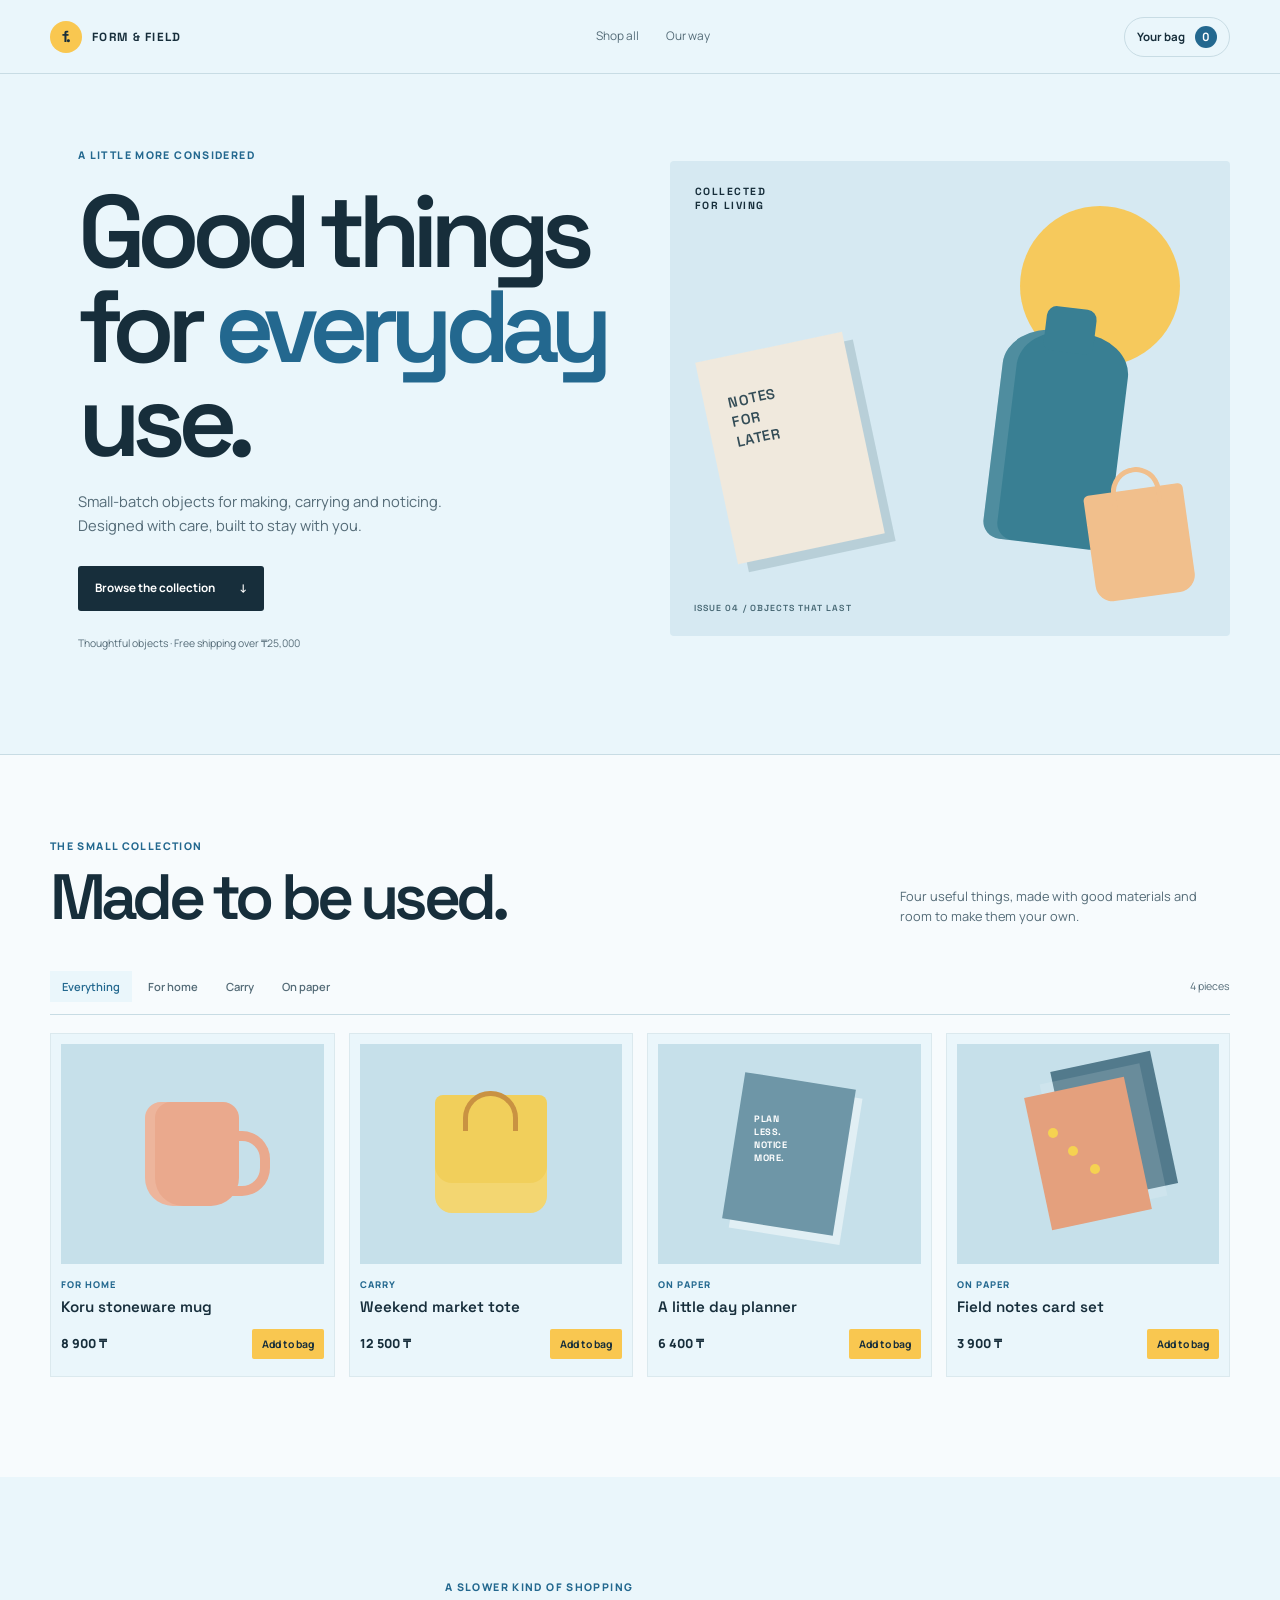
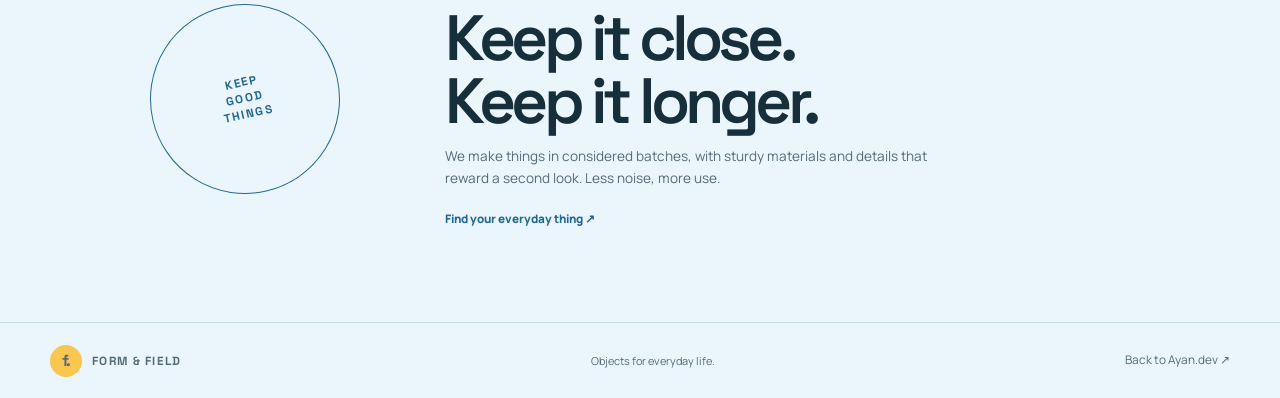
<file: projects/form-and-field/index.html>
<!doctype html>
<html lang="en">
<head>
  <meta charset="utf-8">
  <meta name="viewport" content="width=device-width, initial-scale=1">
  <meta name="description" content="Small-batch tools for curious, everyday lives.">
  <meta name="theme-color" content="#eaf6fb">
  <title>Form &amp; Field — Useful things, made well</title>
  <link rel="preconnect" href="https://fonts.googleapis.com">
  <link rel="preconnect" href="https://fonts.gstatic.com" crossorigin>
  <link href="https://fonts.googleapis.com/css2?family=Manrope:wght@400;500;600;700;800&family=Space+Grotesk:wght@400;500;600;700&display=swap" rel="stylesheet">
  <link rel="stylesheet" href="style.css">
  <script src="app.js" defer></script>
</head>
<body>
  <a class="skip-link" href="#top">Skip to main content</a>
  <header class="topbar"><a class="brand" href="#top"><span class="brand-icon" aria-hidden="true">f.</span>FORM &amp; FIELD</a><nav aria-label="Main navigation"><a href="#shop">Shop all</a><a href="#story">Our way</a></nav><button class="bag-button" id="open-cart" type="button" aria-haspopup="dialog" aria-controls="cart-drawer">Your bag <span id="bag-count">0</span></button></header>
  <main id="top" tabindex="-1">
    <section class="hero"><div class="hero-copy"><p class="hero-kicker">A little more considered</p><h1>Good things<br>for <span>everyday</span><br>use.</h1><p>Small-batch objects for making, carrying and noticing. Designed with care, built to stay with you.</p><a class="shop-cta" href="#shop">Browse the collection <span aria-hidden="true">↓</span></a><p class="shipping-note">Thoughtful objects · Free shipping over ₸25,000</p></div><div class="hero-collage" aria-label="Illustration of a mug, notebook and tote bag" role="img"><div class="collage-label">COLLECTED<br>FOR LIVING</div><div class="shape-sun"></div><div class="shape-vase"></div><div class="shape-book"></div><div class="shape-tote"></div><span class="collage-caption">ISSUE 04 / OBJECTS THAT LAST</span></div></section>
    <section class="shop-section" id="shop"><div class="section-head"><div><p class="section-kicker">The small collection</p><h2>Made to be used.</h2></div><p>Four useful things, made with good materials and room to make them your own.</p></div><div class="catalog-toolbar"><div class="category-tabs" role="group" aria-label="Filter products"><button class="category active" type="button" data-category="all" aria-pressed="true">Everything</button><button class="category" type="button" data-category="home" aria-pressed="false">For home</button><button class="category" type="button" data-category="carry" aria-pressed="false">Carry</button><button class="category" type="button" data-category="paper" aria-pressed="false">On paper</button></div><span class="product-count" id="product-count" aria-live="polite">4 pieces</span></div><div class="product-grid" id="product-grid"></div></section>
    <section class="story" id="story"><div class="story-mark" aria-hidden="true"><span>KEEP<br>GOOD<br>THINGS</span></div><div><p class="section-kicker">A slower kind of shopping</p><h2>Keep it close.<br>Keep it longer.</h2><p>We make things in considered batches, with sturdy materials and details that reward a second look. Less noise, more use.</p><a href="#shop">Find your everyday thing <span aria-hidden="true">↗</span></a></div></section>
  </main>
  <aside class="drawer-backdrop" id="drawer-backdrop" hidden></aside><aside class="cart-drawer" id="cart-drawer" role="dialog" aria-modal="true" aria-labelledby="cart-title" aria-hidden="true" inert><div class="drawer-head"><div><p class="section-kicker">Your selection</p><h2 id="cart-title">Your bag</h2></div><button class="close-drawer" id="close-cart" type="button" aria-label="Close bag">×</button></div><div class="cart-lines" id="cart-lines"></div><p class="cart-empty" id="cart-empty">Your bag is empty. Good things are waiting in the collection.</p><div class="cart-bottom"><div class="subtotal"><span>Subtotal</span><strong id="cart-total">₸0</strong></div><button class="checkout" id="checkout" type="button" disabled>Continue to checkout <span aria-hidden="true">↗</span></button><p class="checkout-note">Shipping is calculated at checkout.</p></div></aside>
  <dialog class="order-dialog" id="order-dialog"><button class="close-order" id="close-order" type="button" aria-label="Close confirmation">×</button><span class="order-check" aria-hidden="true">✓</span><p class="section-kicker">A small celebration</p><h2 id="order-title">Your bag is ready.</h2><p>This portfolio demo keeps your selection in this browser. No payment was collected.</p><button class="shop-cta" id="continue-shopping" type="button">Back to the collection</button></dialog>
  <footer class="footer"><a class="brand" href="#top"><span class="brand-icon">f.</span>FORM &amp; FIELD</a><span>Objects for everyday life.</span><a href="../../">Back to Ayan.dev ↗</a></footer>
</body>
</html>
</file>
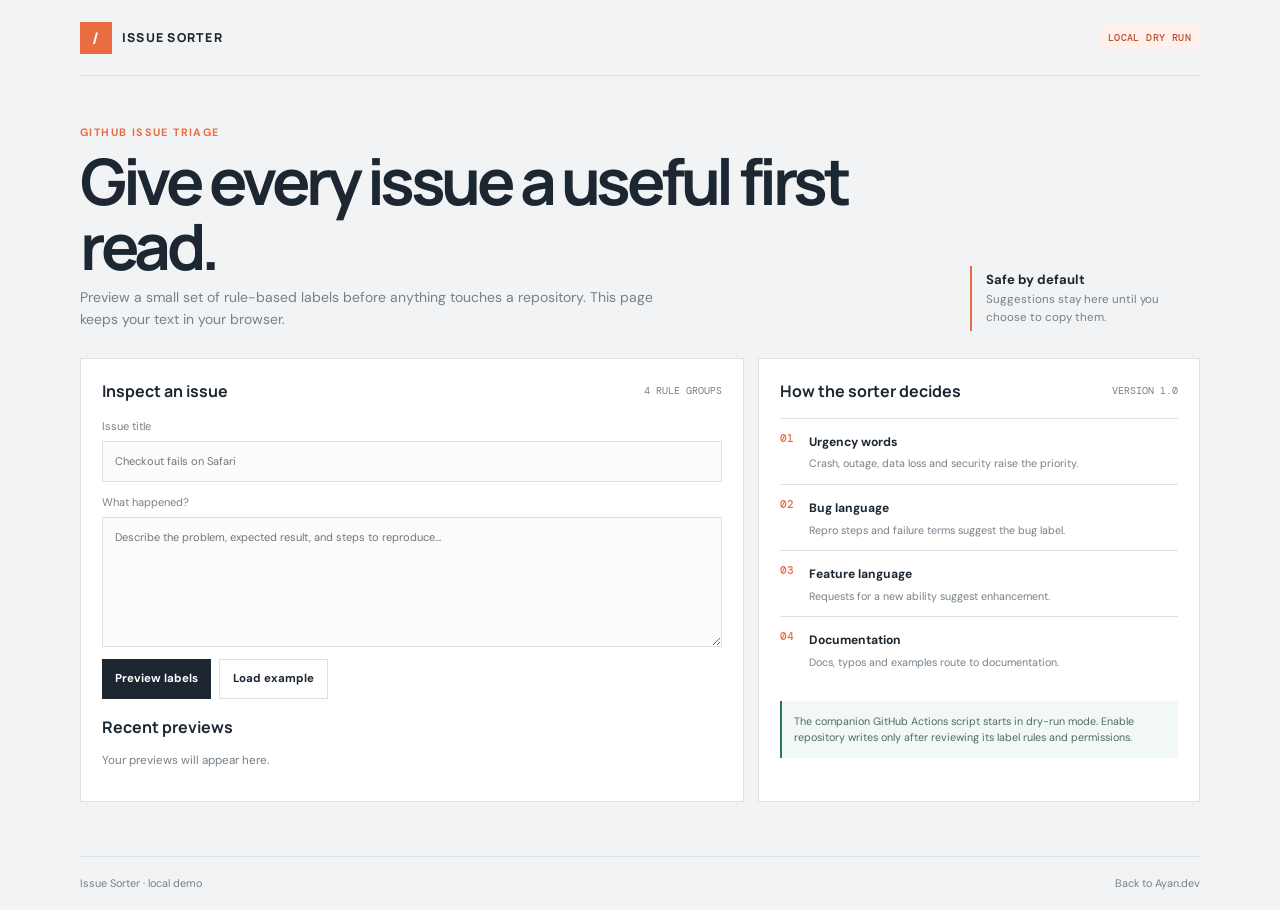
<file: projects/issue-sorter/index.html>
<!doctype html><html lang="en"><head><meta charset="utf-8"><meta name="viewport" content="width=device-width,initial-scale=1"><meta name="description" content="Preview rule-based issue triage before applying labels."><meta name="theme-color" content="#f2f3f4"><title>Issue Sorter — Triage with a clear head</title>
<link rel="preconnect" href="https://fonts.googleapis.com"><link rel="preconnect" href="https://fonts.gstatic.com" crossorigin><link href="https://fonts.googleapis.com/css2?family=DM+Mono:wght@400;500&family=DM+Sans:wght@400;500;600;700&family=Manrope:wght@500;600;700;800&display=swap" rel="stylesheet">
<style>
:root{color-scheme:light;--bg:#f2f3f4;--paper:#fff;--ink:#1c2732;--muted:#75808a;--line:#dce1e5;--orange:#e96c43;--blue:#3559ad;--green:#267761;--body:"DM Sans",sans-serif;--display:Manrope,sans-serif}*{box-sizing:border-box}body{margin:0;background:var(--bg);color:var(--ink);font:400 14px/1.55 var(--body)}button,input,textarea{font:inherit}.shell{width:min(1120px,calc(100% - 42px));margin:auto}.top{height:76px;display:flex;align-items:center;justify-content:space-between;border-bottom:1px solid var(--line)}.brand{display:flex;gap:10px;align-items:center;color:var(--ink);text-decoration:none;font:800 .77rem var(--display);letter-spacing:.1em}.mark{width:32px;height:32px;display:grid;place-items:center;background:var(--orange);color:white;font:700 1rem var(--display)}.badge{padding:6px 9px;background:#fff0eb;color:#b64f2d;font:500 .61rem "DM Mono",monospace;letter-spacing:.04em}.hero{display:grid;grid-template-columns:1fr 230px;align-items:end;gap:30px;padding:48px 0 27px}.hero h1{font:700 clamp(2.4rem,5vw,4.1rem)/1.02 var(--display);letter-spacing:-.07em;margin:7px 0 9px}.hero p{max-width:580px;color:var(--muted);margin:0}.hero-side{border-left:2px solid var(--orange);padding:4px 0 4px 14px;color:var(--muted);font-size:.72rem}.hero-side strong{display:block;color:var(--ink);font-size:.82rem}.workspace{display:grid;grid-template-columns:minmax(0,1.2fr) minmax(260px,.8fr);gap:14px;padding-bottom:54px}.panel{background:var(--paper);border:1px solid var(--line);padding:21px}.panel-title{display:flex;align-items:center;justify-content:space-between;margin-bottom:16px}.panel h2{font:700 1rem var(--display);margin:0}.rule-count{color:var(--muted);font:400 .63rem "DM Mono",monospace}.form{display:grid;gap:12px}.form label{display:grid;gap:6px;color:var(--muted);font-size:.69rem}.form input,.form textarea{width:100%;border:1px solid var(--line);background:#fafbfc;color:var(--ink);padding:11px 12px}.form textarea{resize:vertical;min-height:130px}.buttons{display:flex;gap:8px}.primary,.secondary{padding:10px 13px;font-weight:700;font-size:.72rem}.primary{border:0;background:var(--ink);color:white}.secondary{border:1px solid var(--line);background:white;color:var(--ink)}.result{margin-top:17px;border-top:1px solid var(--line);padding-top:17px}.result[hidden]{display:none}.result-top{display:flex;justify-content:space-between;align-items:start}.result h3{font:700 .9rem var(--display);margin:0}.result p{color:var(--muted);font-size:.72rem}.labels{display:flex;gap:6px;flex-wrap:wrap;margin:10px 0}.label{padding:5px 8px;background:#edf1fc;color:var(--blue);font:500 .62rem "DM Mono",monospace}.label.high{background:#fff0eb;color:#ae4425}.label.medium{background:#fff6dc;color:#795b12}.label.low{background:#eaf5f1;color:var(--green)}.rule-list{display:grid;gap:0;margin-top:15px}.rule{display:grid;grid-template-columns:22px 1fr;gap:7px;padding:12px 0;border-top:1px solid var(--line)}.rule-num{color:var(--orange);font:500 .67rem "DM Mono",monospace}.rule strong{font-size:.76rem}.rule p{margin:3px 0 0;color:var(--muted);font-size:.67rem}.queue{margin-top:17px}.queue h2{margin-bottom:13px}.queue-item{padding:12px 0;border-top:1px solid var(--line)}.queue-item strong{display:block;font-size:.73rem}.queue-item span{color:var(--muted);font-size:.64rem}.empty{color:var(--muted);font-size:.73rem}.footnote{padding:12px;border-left:2px solid var(--green);background:#f1f8f5;color:#4e6c62;font-size:.67rem;margin-top:18px}.footer{display:flex;justify-content:space-between;padding:18px 0;border-top:1px solid var(--line);color:var(--muted);font-size:.68rem}.footer a{color:inherit;text-decoration:none}:focus-visible{outline:3px solid #e9946d;outline-offset:3px}@media(max-width:760px){.hero{grid-template-columns:1fr;gap:14px}.hero-side{max-width:330px}.workspace{grid-template-columns:1fr}}@media(max-width:440px){.shell{width:calc(100% - 26px)}.panel{padding:16px}.buttons{flex-direction:column}.buttons button{width:100%}.badge{max-width:130px;text-align:center}}
</style></head><body><div class="shell"><header class="top"><a class="brand" href="#top"><span class="mark">/</span>ISSUE SORTER</a><span class="badge">LOCAL DRY RUN</span></header><main id="top"><section class="hero"><div><p style="color:var(--orange);font-size:.67rem;font-weight:700;letter-spacing:.13em;text-transform:uppercase;margin:0">GITHUB ISSUE TRIAGE</p><h1>Give every issue a useful first read.</h1><p>Preview a small set of rule-based labels before anything touches a repository. This page keeps your text in your browser.</p></div><div class="hero-side"><strong>Safe by default</strong>Suggestions stay here until you choose to copy them.</div></section>
<div class="workspace"><section class="panel"><div class="panel-title"><h2>Inspect an issue</h2><span class="rule-count">4 RULE GROUPS</span></div><form class="form" id="form"><label>Issue title<input id="title" maxlength="160" placeholder="Checkout fails on Safari" required></label><label>What happened?<textarea id="body" maxlength="5000" placeholder="Describe the problem, expected result, and steps to reproduce…"></textarea></label><div class="buttons"><button class="primary" type="submit">Preview labels</button><button class="secondary" id="example" type="button">Load example</button></div></form><section class="result" id="result" hidden aria-live="polite"><div class="result-top"><h3 id="result-title"></h3><button class="secondary" id="copy" type="button">Copy labels</button></div><div class="labels" id="labels"></div><p id="reason"></p></section><div class="queue"><h2>Recent previews</h2><div id="queue-items"></div></div></section>
<aside class="panel"><div class="panel-title"><h2>How the sorter decides</h2><span class="rule-count">VERSION 1.0</span></div><div class="rule-list"><article class="rule"><span class="rule-num">01</span><div><strong>Urgency words</strong><p>Crash, outage, data loss and security raise the priority.</p></div></article><article class="rule"><span class="rule-num">02</span><div><strong>Bug language</strong><p>Repro steps and failure terms suggest the bug label.</p></div></article><article class="rule"><span class="rule-num">03</span><div><strong>Feature language</strong><p>Requests for a new ability suggest enhancement.</p></div></article><article class="rule"><span class="rule-num">04</span><div><strong>Documentation</strong><p>Docs, typos and examples route to documentation.</p></div></article></div><p class="footnote">The companion GitHub Actions script starts in dry-run mode. Enable repository writes only after reviewing its label rules and permissions.</p></aside></div></main><footer class="footer"><span>Issue Sorter · local demo</span><a href="https://github.com/Jarv1s-stack/Ayan.dev">Back to Ayan.dev</a></footer></div>
<script>
const KEY='issue-sorter-demo-v1',rules=[['priority:critical',/security|data loss|outage|production down|crash|cannot sign in|payment fail/i],['priority:high',/broken|fail|error|blocked|regression|not working/i],['type:bug',/bug|broken|fail|error|unexpected|regression|crash/i],['type:feature',/feature|request|would like|please add|support for|new option/i],['type:docs',/documentation|docs|readme|typo|example|spelling/i],['needs:reproduction',/steps to reproduce|reproduction|repro steps|how to reproduce/i]];const $=s=>document.querySelector(s);let queue=[];try{queue=JSON.parse(localStorage.getItem(KEY)||'[]')}catch{}function triage(title,body){const text=`${title} ${body}`;let found=rules.filter(([,re])=>re.test(text)).map(([label])=>label);if(!found.some(x=>x.startsWith('priority:')))found.push('priority:normal');if(!found.some(x=>x.startsWith('type:')))found.push('type:needs-triage');const priority=found.find(x=>x.startsWith('priority:'));return{labels:found,priority,reason:priority==='priority:critical'?'Contains a high-risk or service-impacting signal.':priority==='priority:high'?'Contains language that suggests a user-facing failure.':'No urgent failure signal was found; the issue can enter the regular queue.'}}function renderQueue(){const box=$('#queue-items');box.replaceChildren();if(!queue.length){const p=document.createElement('p');p.className='empty';p.textContent='Your previews will appear here.';box.append(p);return}queue.slice(0,4).forEach(x=>{const row=document.createElement('div');row.className='queue-item';const strong=document.createElement('strong'),small=document.createElement('span');strong.textContent=x.title;small.textContent=`${x.labels.join(' · ')} · ${x.date}`;row.append(strong,small);box.append(row)})}$('#form').addEventListener('submit',e=>{e.preventDefault();const title=$('#title').value.trim(),body=$('#body').value.trim(),out=triage(title,body);$('#result-title').textContent=title;$('#reason').textContent=out.reason;const wrap=$('#labels');wrap.replaceChildren();out.labels.forEach(label=>{const chip=document.createElement('span');chip.className='label '+(label.includes('critical')?'high':label.includes('high')?'medium':label.includes('normal')?'low':'');chip.textContent=label;wrap.append(chip)});$('#result').hidden=false;queue.unshift({title,labels:out.labels,date:new Date().toLocaleDateString()});queue=queue.slice(0,8);localStorage.setItem(KEY,JSON.stringify(queue));renderQueue()});$('#example').addEventListener('click',()=>{$('#title').value='Checkout fails on Safari after the latest release';$('#body').value='Customers see a payment error and cannot complete an order. Repro steps: open checkout in Safari, enter a valid card, submit. This is blocking production orders.';$('#form').requestSubmit()});$('#copy').addEventListener('click',async()=>{const text=[...$('#labels').children].map(x=>x.textContent).join(', ');try{await navigator.clipboard.writeText(text);$('#copy').textContent='Copied'}catch{$('#copy').textContent=text}setTimeout(()=>$('#copy').textContent='Copy labels',1400)});renderQueue();
</script></body></html>
</file>
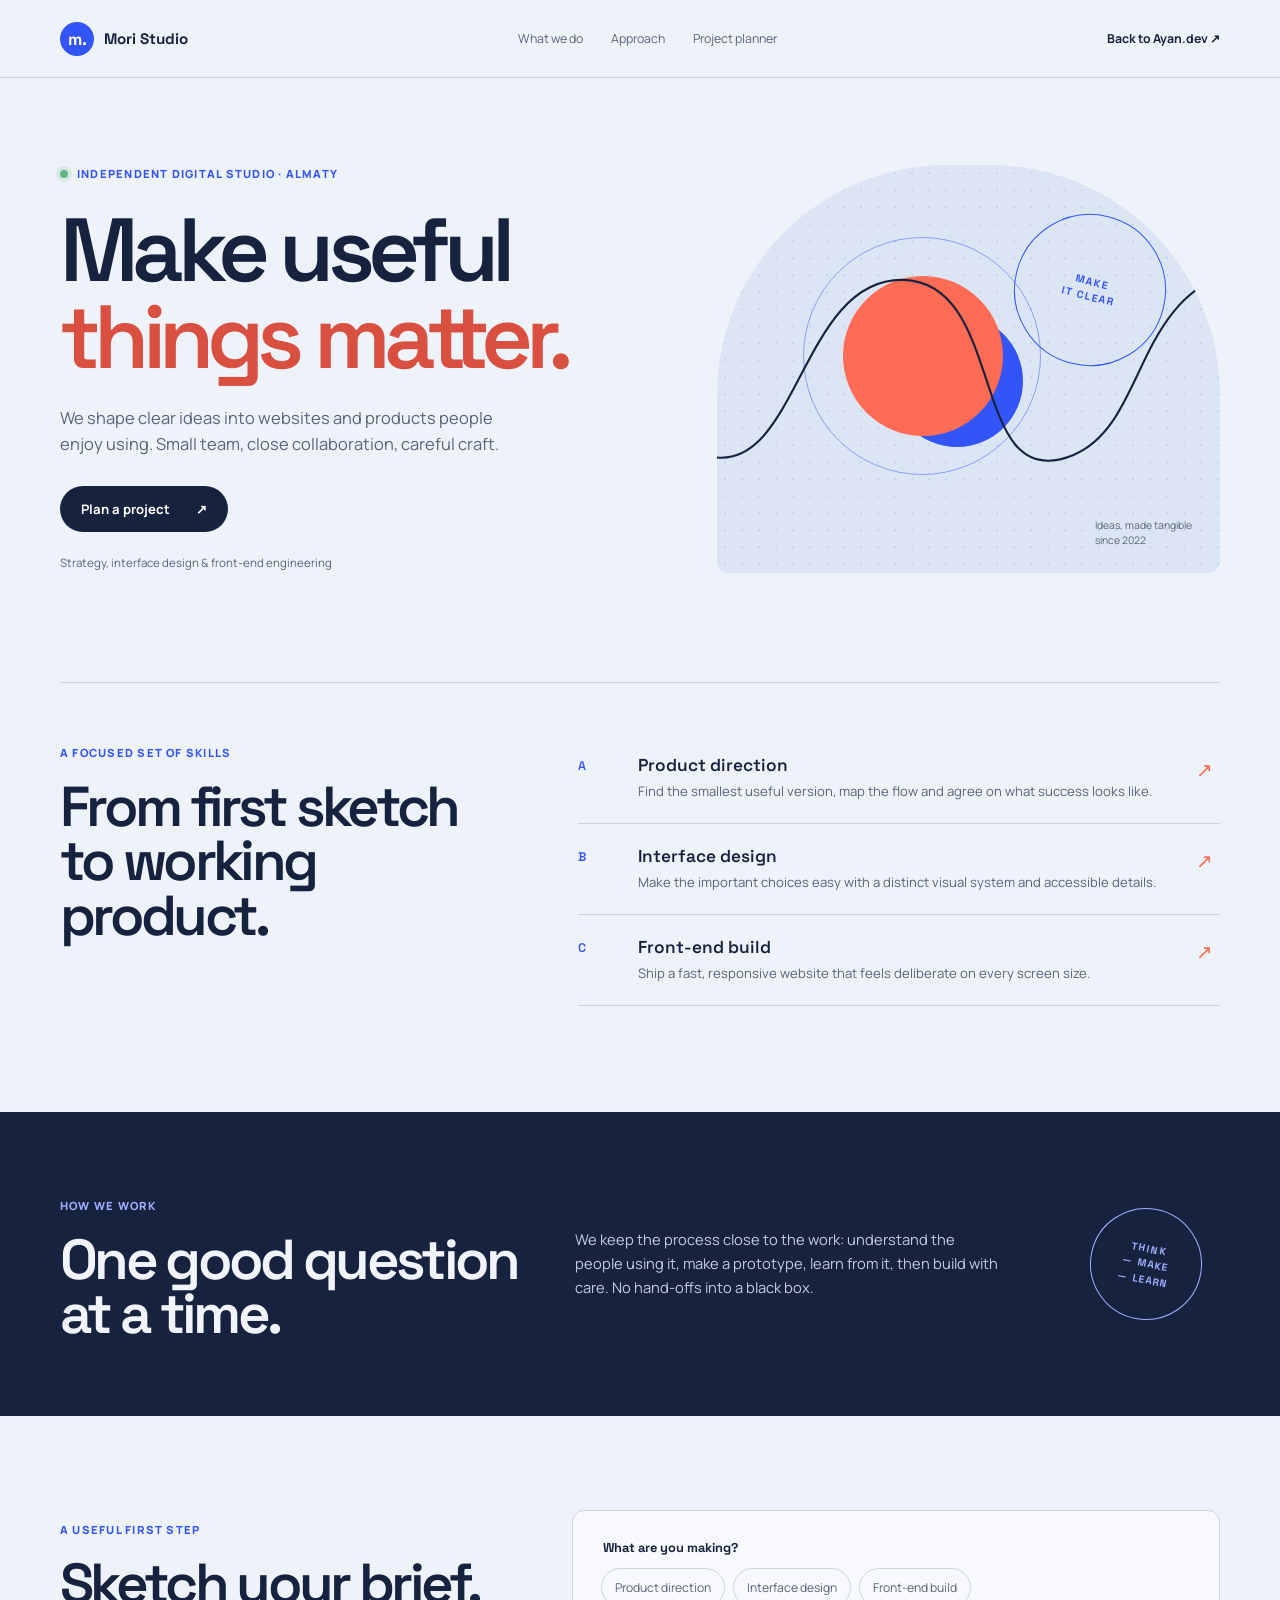
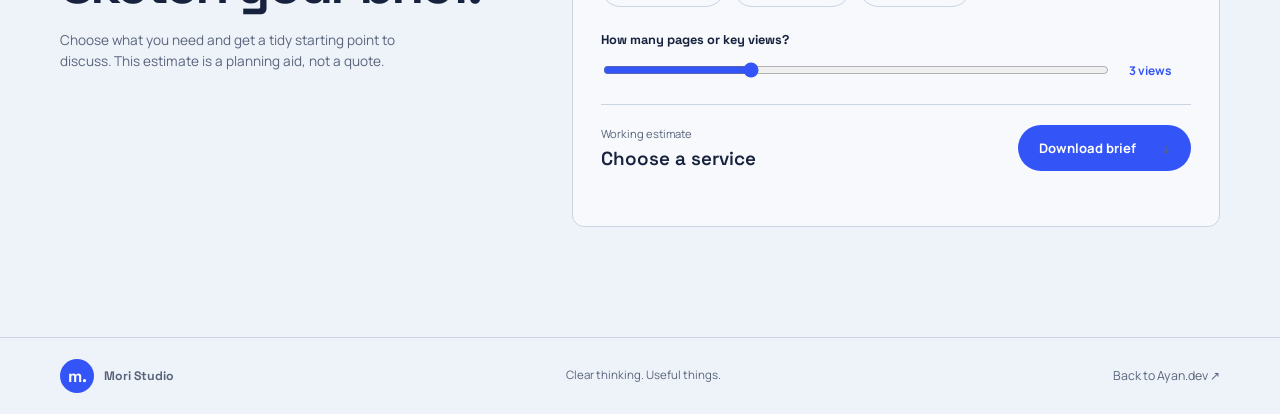
<file: projects/mori-studio/index.html>
<!doctype html>
<html lang="en">
<head>
  <meta charset="utf-8">
  <meta name="viewport" content="width=device-width, initial-scale=1">
  <meta name="description" content="Mori Studio turns thoughtful strategy into useful digital products.">
  <meta name="theme-color" content="#eef2f9">
  <title>Mori Studio — Digital work with a point of view</title>
  <link rel="preconnect" href="https://fonts.googleapis.com">
  <link rel="preconnect" href="https://fonts.gstatic.com" crossorigin>
  <link href="https://fonts.googleapis.com/css2?family=Manrope:wght@400;500;600;700&family=Space+Grotesk:wght@400;500;600;700&display=swap" rel="stylesheet">
  <link rel="stylesheet" href="style.css">
  <script src="app.js" defer></script>
</head>
<body>
  <a class="skip-link" href="#top">Skip to main content</a>
  <header class="topbar">
    <a class="wordmark" href="#top" aria-label="Mori Studio home"><span class="wordmark-mark">m.</span><span>Mori Studio</span></a>
    <nav aria-label="Main navigation"><a href="#work">What we do</a><a href="#approach">Approach</a><a href="#brief">Project planner</a></nav>
    <a class="back-link" href="../../">Back to Ayan.dev <span aria-hidden="true">↗</span></a>
  </header>

  <main id="top" tabindex="-1">
    <section class="hero wrap" aria-labelledby="hero-title">
      <div class="hero-copy">
        <p class="availability"><span></span> Independent digital studio · Almaty</p>
        <h1 id="hero-title">Make useful<br><em>things matter.</em></h1>
        <p class="intro">We shape clear ideas into websites and products people enjoy using. Small team, close collaboration, careful craft.</p>
        <a class="button button-dark" href="#brief">Plan a project <span aria-hidden="true">↗</span></a>
        <p class="hero-note">Strategy, interface design &amp; front-end engineering</p>
      </div>
      <div class="hero-art" aria-label="Abstract cobalt and coral studio artwork" role="img">
        <div class="art-grid"></div><div class="art-halo"></div><div class="art-disc"></div>
        <div class="art-orbit"><span>MAKE<br>IT CLEAR</span></div>
        <svg class="art-line" viewBox="0 0 480 360" aria-hidden="true"><path d="M-12 262C77 290 78 92 178 95s61 209 162 167c70-29 57-151 157-176"/></svg>
        <span class="art-caption">Ideas, made tangible<br>since 2022</span>
      </div>
    </section>

    <section class="work wrap" id="work" aria-labelledby="work-title">
      <div class="section-heading"><p class="section-label">A focused set of skills</p><h2 id="work-title">From first sketch<br>to working product.</h2></div>
      <div class="service-list">
        <article class="service-row"><span class="service-number">A</span><div><h3>Product direction</h3><p>Find the smallest useful version, map the flow and agree on what success looks like.</p></div><span class="service-mark" aria-hidden="true">↗</span></article>
        <article class="service-row"><span class="service-number">B</span><div><h3>Interface design</h3><p>Make the important choices easy with a distinct visual system and accessible details.</p></div><span class="service-mark" aria-hidden="true">↗</span></article>
        <article class="service-row"><span class="service-number">C</span><div><h3>Front-end build</h3><p>Ship a fast, responsive website that feels deliberate on every screen size.</p></div><span class="service-mark" aria-hidden="true">↗</span></article>
      </div>
    </section>

    <section class="approach" id="approach" aria-labelledby="approach-title">
      <div class="wrap approach-inner"><div><p class="section-label">How we work</p><h2 id="approach-title">One good question<br>at a time.</h2></div><p class="approach-copy">We keep the process close to the work: understand the people using it, make a prototype, learn from it, then build with care. No hand-offs into a black box.</p><div class="approach-stamp" aria-hidden="true">THINK<br>— MAKE<br>— LEARN</div></div>
    </section>

    <section class="planner wrap" id="brief" aria-labelledby="planner-title">
      <div class="planner-intro"><p class="section-label">A useful first step</p><h2 id="planner-title">Sketch your brief.</h2><p>Choose what you need and get a tidy starting point to discuss. This estimate is a planning aid, not a quote.</p></div>
      <form class="planner-form" id="brief-form">
        <fieldset><legend>What are you making?</legend><div class="choice-row">
          <label class="choice"><input type="checkbox" name="service" value="Strategy" data-price="350"><span>Product direction</span></label>
          <label class="choice"><input type="checkbox" name="service" value="Design" data-price="500"><span>Interface design</span></label>
          <label class="choice"><input type="checkbox" name="service" value="Build" data-price="900"><span>Front-end build</span></label>
        </div></fieldset>
        <label class="field-label" for="project-size">How many pages or key views?</label>
        <div class="range-row"><input id="project-size" name="project-size" type="range" min="1" max="8" value="3"><output id="size-output" for="project-size">3 views</output></div>
        <div class="estimate"><div><span>Working estimate</span><strong id="estimate-total">$1,000–$1,400</strong></div><button class="button button-blue" type="submit">Download brief <span aria-hidden="true">↓</span></button></div>
        <p class="form-feedback" id="form-feedback" role="status" aria-live="polite"></p>
      </form>
    </section>
  </main>

  <footer class="footer"><div class="wrap footer-inner"><a class="wordmark" href="#top"><span class="wordmark-mark">m.</span><span>Mori Studio</span></a><span>Clear thinking. Useful things.</span><a href="../../">Back to Ayan.dev ↗</a></div></footer>
</body>
</html>
</file>
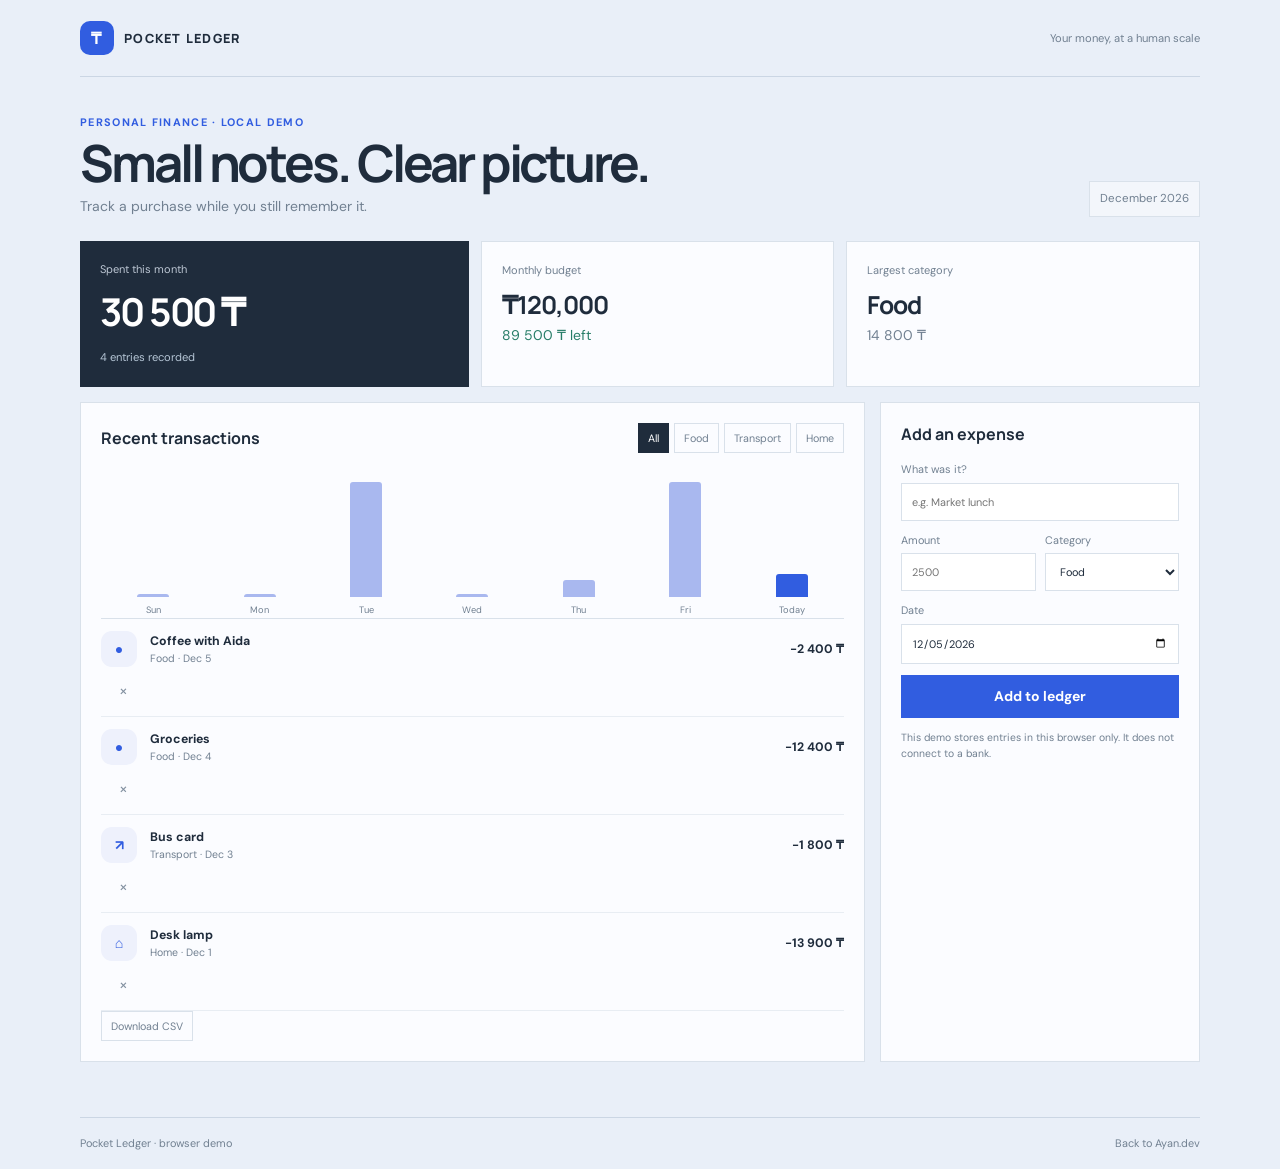
<file: projects/pocket-ledger/index.html>
<!doctype html>
<html lang="en"><head><meta charset="utf-8"><meta name="viewport" content="width=device-width,initial-scale=1"><meta name="description" content="A private, local-first expense tracker demo."><meta name="theme-color" content="#e9eff8"><title>Pocket Ledger — Know where it went</title>
<link rel="preconnect" href="https://fonts.googleapis.com"><link rel="preconnect" href="https://fonts.gstatic.com" crossorigin><link href="https://fonts.googleapis.com/css2?family=DM+Sans:wght@400;500;600;700&family=Manrope:wght@500;600;700;800&display=swap" rel="stylesheet">
<style>
:root{color-scheme:light;--bg:#e9eff8;--paper:#fbfcff;--ink:#1f2c3c;--muted:#718091;--line:#d9e1ea;--blue:#315de0;--green:#277d68;--orange:#c66b46;--display:Manrope,sans-serif;--body:"DM Sans",sans-serif}*{box-sizing:border-box}body{margin:0;background:var(--bg);color:var(--ink);font:400 14px/1.5 var(--body)}button,input,select{font:inherit}.shell{width:min(1120px,calc(100% - 42px));margin:auto}.top{height:77px;display:flex;align-items:center;justify-content:space-between;border-bottom:1px solid #cbd6e4}.brand{display:flex;align-items:center;gap:10px;text-decoration:none;color:var(--ink);font:800 .79rem var(--display);letter-spacing:.1em}.mark{display:grid;place-items:center;width:34px;height:34px;border-radius:10px;background:var(--blue);color:#fff;font-size:1rem}.top-label{color:var(--muted);font-size:.7rem}.intro{display:flex;justify-content:space-between;align-items:end;padding:37px 0 24px}.intro h1{font:700 clamp(2rem,4vw,3.2rem)/1.1 var(--display);letter-spacing:-.06em;margin:4px 0}.intro p{margin:5px 0 0;color:var(--muted)}.intro .period{padding:8px 10px;border:1px solid var(--line);background:#f3f6fb;color:var(--muted);font-size:.72rem}.overview{display:grid;grid-template-columns:1.1fr 1fr 1fr;gap:12px}.balance-card{background:var(--ink);color:white;padding:20px}.balance-card small,.stat small{display:block;color:#bdc7d4;font-size:.69rem}.balance-card strong{display:block;margin:8px 0;font:700 clamp(1.65rem,4vw,2.4rem) var(--display);letter-spacing:-.055em}.balance-card span{color:#b5c5d5;font-size:.7rem}.stat{padding:20px;background:var(--paper);border:1px solid var(--line)}.stat small{color:var(--muted)}.stat strong{display:block;margin:10px 0 4px;font:700 1.55rem var(--display);letter-spacing:-.04em}.stat .good{color:var(--green)}.stat .warn{color:var(--orange)}.content{display:grid;grid-template-columns:1fr 320px;gap:15px;margin:15px 0 55px}.panel{background:var(--paper);border:1px solid var(--line);padding:20px}.panel h2{font:700 1rem var(--display);margin:0}.panel-head{display:flex;align-items:center;justify-content:space-between;margin-bottom:16px}.filters{display:flex;gap:5px}.filter,.export{border:1px solid var(--line);background:transparent;padding:6px 9px;color:var(--muted);font-size:.67rem}.filter.active{background:var(--ink);border-color:var(--ink);color:white}.chart{height:150px;display:flex;align-items:end;gap:10px;padding:13px 4px 0;border-bottom:1px solid var(--line)}.bar-wrap{height:100%;flex:1;display:flex;flex-direction:column;align-items:center;justify-content:end;gap:7px}.bar{width:min(32px,80%);min-height:3px;background:#a9b8ef;border-radius:3px 3px 0 0;position:relative}.bar.active{background:var(--blue)}.bar-label{font-size:.58rem;color:var(--muted)}.transactions{display:grid}.tx{display:grid;grid-template-columns:38px minmax(0,1fr) auto;gap:11px;align-items:center;padding:12px 0;border-bottom:1px solid #e8edf3}.tx-icon{display:grid;place-items:center;width:36px;height:36px;border-radius:11px;background:#eef1fc;color:var(--blue);font-weight:700}.tx-name{font-weight:700;font-size:.77rem}.tx-meta{color:var(--muted);font-size:.66rem}.tx-amount{font-weight:700;font-size:.77rem;white-space:nowrap}.tx-remove{margin-left:6px;border:0;background:none;color:#8290a0;font-size:1rem}.empty{padding:20px 0;color:var(--muted);font-size:.78rem}.expense-form{display:grid;gap:11px}.expense-form label{display:grid;gap:5px;color:var(--muted);font-size:.68rem}.expense-form input,.expense-form select{width:100%;padding:10px;border:1px solid var(--line);background:#fff;color:var(--ink)}.fields{display:grid;grid-template-columns:1fr 1fr;gap:9px}.add{padding:11px;border:0;background:var(--blue);color:white;font-weight:700}.privacy{margin:12px 0 0;color:var(--muted);font-size:.65rem}.footer{display:flex;justify-content:space-between;padding:17px 0;border-top:1px solid #cbd6e4;color:var(--muted);font-size:.68rem}.footer a{color:inherit;text-decoration:none}:focus-visible{outline:3px solid #f3a667;outline-offset:3px}@media(max-width:780px){.overview{grid-template-columns:1fr 1fr}.balance-card{grid-column:1/-1}.content{grid-template-columns:1fr}.intro{align-items:start;flex-direction:column;gap:14px}}@media(max-width:470px){.shell{width:calc(100% - 26px)}.panel{padding:15px}.top-label{max-width:140px;text-align:right}.panel-head{align-items:start;flex-direction:column;gap:10px}.fields{grid-template-columns:1fr}.tx{grid-template-columns:34px minmax(0,1fr) auto;gap:7px}.tx-amount{font-size:.7rem}}
</style></head>
<body><div class="shell"><header class="top"><a class="brand" href="#top"><span class="mark" aria-hidden="true">₸</span>POCKET LEDGER</a><span class="top-label">Your money, at a human scale</span></header><main id="top"><section class="intro"><div><p style="color:var(--blue);font-size:.68rem;font-weight:700;letter-spacing:.12em;text-transform:uppercase;margin:0">PERSONAL FINANCE · LOCAL DEMO</p><h1>Small notes. Clear picture.</h1><p>Track a purchase while you still remember it.</p></div><span class="period" id="month-label"></span></section>
<section class="overview" aria-label="Monthly overview"><article class="balance-card"><small>Spent this month</small><strong id="month-total">₸0</strong><span id="entry-count">No entries yet</span></article><article class="stat"><small>Monthly budget</small><strong>₸120,000</strong><span class="good" id="budget-left">₸120,000 left</span></article><article class="stat"><small>Largest category</small><strong id="top-category">—</strong><span id="top-category-total" style="color:var(--muted)">No category totals yet</span></article></section>
<div class="content"><section class="panel"><div class="panel-head"><h2>Recent transactions</h2><div class="filters" role="group" aria-label="Filter transactions"><button class="filter active" data-filter="all">All</button><button class="filter" data-filter="food">Food</button><button class="filter" data-filter="transport">Transport</button><button class="filter" data-filter="home">Home</button></div></div><div class="chart" id="chart" aria-label="Daily spending for the last seven days"></div><div class="transactions" id="transactions"></div><p class="empty" id="empty" hidden>No expenses in this view. Add one to start your ledger.</p><button class="export" id="export" type="button">Download CSV</button></section>
<aside class="panel"><div class="panel-head"><h2>Add an expense</h2></div><form class="expense-form" id="expense-form"><label>What was it?<input name="name" maxlength="80" placeholder="e.g. Market lunch" required></label><div class="fields"><label>Amount<input name="amount" type="number" min="1" max="100000000" step="1" placeholder="2500" required></label><label>Category<select name="category"><option value="food">Food</option><option value="transport">Transport</option><option value="home">Home</option><option value="health">Health</option><option value="other">Other</option></select></label></div><label>Date<input name="date" id="expense-date" type="date" required></label><button class="add" type="submit">Add to ledger</button></form><p class="privacy">This demo stores entries in this browser only. It does not connect to a bank.</p></aside></div></main><footer class="footer"><span>Pocket Ledger · browser demo</span><a href="https://github.com/Jarv1s-stack/Ayan.dev">Back to Ayan.dev</a></footer></div>
<script>
const KEY='pocket-ledger-demo-v1',budget=120000,fmt=new Intl.NumberFormat('ru-KZ',{style:'currency',currency:'KZT',maximumFractionDigits:0}),cats={food:['Food','●'],transport:['Transport','↗'],home:['Home','⌂'],health:['Health','+'],other:['Other','•']};const today=new Date(),iso=d=>`${d.getFullYear()}-${String(d.getMonth()+1).padStart(2,'0')}-${String(d.getDate()).padStart(2,'0')}`;const demo=()=>[{id:1,name:'Groceries',amount:12400,category:'food',date:iso(new Date(today.getFullYear(),today.getMonth(),today.getDate()-1))},{id:2,name:'Bus card',amount:1800,category:'transport',date:iso(new Date(today.getFullYear(),today.getMonth(),today.getDate()-2))},{id:3,name:'Coffee with Aida',amount:2400,category:'food',date:iso(today)},{id:4,name:'Desk lamp',amount:13900,category:'home',date:iso(new Date(today.getFullYear(),today.getMonth(),today.getDate()-4))}];let rows;try{rows=JSON.parse(localStorage.getItem(KEY)??'null')??demo()}catch{rows=demo()}let filter='all';const $=s=>document.querySelector(s);const dateLabel=s=>new Date(`${s}T12:00:00`).toLocaleDateString('en',{month:'short',day:'numeric'});function persist(){localStorage.setItem(KEY,JSON.stringify(rows));render()}function render(){const month=iso(today).slice(0,7),monthRows=rows.filter(x=>x.date.startsWith(month)),total=monthRows.reduce((n,x)=>n+x.amount,0),byCat={};for(const x of monthRows)byCat[x.category]=(byCat[x.category]||0)+x.amount;const best=Object.entries(byCat).sort((a,b)=>b[1]-a[1])[0];$('#month-label').textContent=today.toLocaleDateString('en',{month:'long',year:'numeric'});$('#month-total').textContent=fmt.format(total);$('#entry-count').textContent=`${monthRows.length} ${monthRows.length===1?'entry':'entries'} recorded`;$('#budget-left').textContent=`${fmt.format(Math.max(0,budget-total))} ${total>budget?'over':'left'}`;$('#budget-left').className=total>budget?'warn':'good';$('#top-category').textContent=best?cats[best[0]][0]:'—';$('#top-category-total').textContent=best?fmt.format(best[1]):'No category totals yet';const chart=$('#chart');chart.replaceChildren();for(let i=6;i>=0;i--){const d=new Date(today);d.setDate(today.getDate()-i);const key=iso(d),sum=rows.filter(x=>x.date===key).reduce((n,x)=>n+x.amount,0),wrap=document.createElement('div');wrap.className='bar-wrap';const bar=document.createElement('div');bar.className='bar'+(i===0?' active':'');bar.style.height=`${Math.max(sum?5:2,Math.min(100,sum/Math.max(1,...rows.map(x=>x.amount))*100))}%`;bar.title=`${fmt.format(sum)} on ${dateLabel(key)}`;const label=document.createElement('span');label.className='bar-label';label.textContent=i===0?'Today':d.toLocaleDateString('en',{weekday:'short'});wrap.append(bar,label);chart.append(wrap)}const list=$('#transactions');list.replaceChildren();const visible=rows.filter(x=>filter==='all'||x.category===filter).sort((a,b)=>b.date.localeCompare(a.date));$('#empty').hidden=visible.length>0;for(const x of visible){const row=document.createElement('div');row.className='tx';const icon=document.createElement('span');icon.className='tx-icon';icon.textContent=cats[x.category]?.[1]||'•';const desc=document.createElement('div'),name=document.createElement('div'),meta=document.createElement('div');name.className='tx-name';name.textContent=x.name;meta.className='tx-meta';meta.textContent=`${cats[x.category]?.[0]||'Other'} · ${dateLabel(x.date)}`;desc.append(name,meta);const amount=document.createElement('strong');amount.className='tx-amount';amount.textContent=`−${fmt.format(x.amount)}`;const remove=document.createElement('button');remove.className='tx-remove';remove.type='button';remove.textContent='×';remove.setAttribute('aria-label',`Delete ${x.name}`);remove.onclick=()=>{rows=rows.filter(r=>r.id!==x.id);persist()};row.append(icon,desc,amount,remove);list.append(row)}}$('#expense-date').value=iso(today);$('#expense-form').addEventListener('submit',e=>{e.preventDefault();const f=new FormData(e.target);rows.unshift({id:crypto.randomUUID(),name:String(f.get('name')).trim(),amount:Number(f.get('amount')),category:f.get('category'),date:f.get('date')});persist();e.target.reset();$('#expense-date').value=iso(today)});document.querySelectorAll('[data-filter]').forEach(b=>b.addEventListener('click',()=>{filter=b.dataset.filter;document.querySelectorAll('[data-filter]').forEach(x=>x.classList.toggle('active',x===b));render()}));$('#export').addEventListener('click',()=>{const csv=['date,name,category,amount',...rows.map(x=>[x.date,`"${x.name.replaceAll('"','""')}"`,x.category,x.amount].join(','))].join('\n'),url=URL.createObjectURL(new Blob([csv],{type:'text/csv'})),a=document.createElement('a');a.href=url;a.download='pocket-ledger.csv';a.click();URL.revokeObjectURL(url)});render();
</script></body></html>
</file>
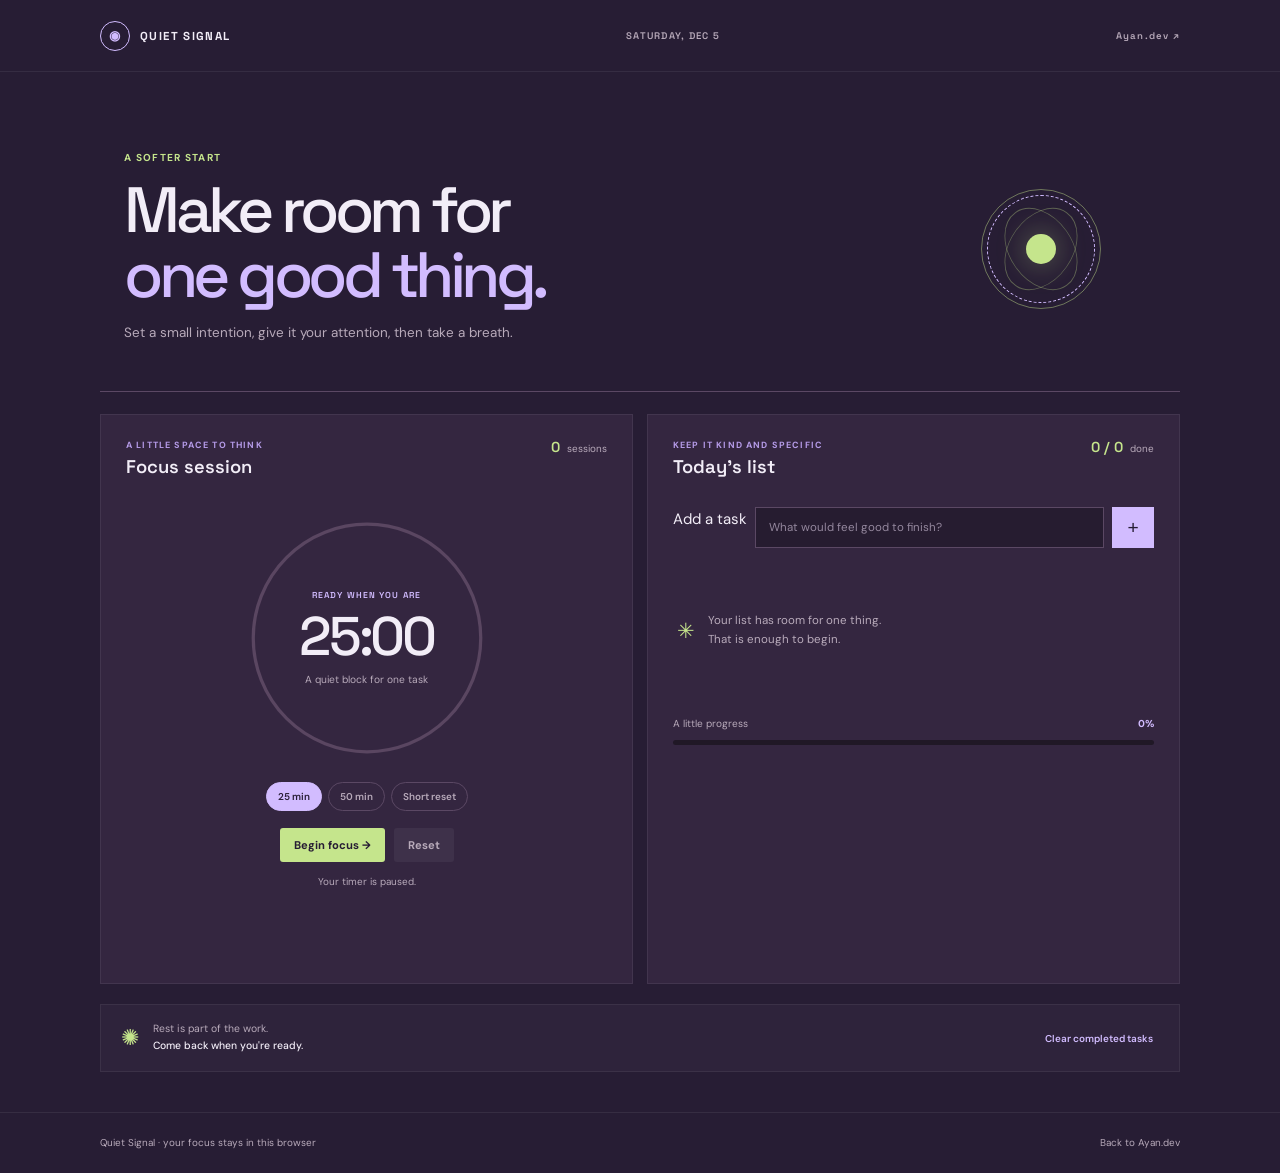
<file: projects/quiet-signal/index.html>
<!doctype html>
<html lang="en">
<head>
  <meta charset="utf-8">
  <meta name="viewport" content="width=device-width, initial-scale=1">
  <meta name="description" content="A quiet place to plan a focused work session.">
  <meta name="theme-color" content="#271d34">
  <title>Quiet Signal — Find your next clear hour</title>
  <link rel="preconnect" href="https://fonts.googleapis.com">
  <link rel="preconnect" href="https://fonts.gstatic.com" crossorigin>
  <link href="https://fonts.googleapis.com/css2?family=DM+Sans:wght@400;500;600;700&family=Space+Grotesk:wght@400;500;600;700&display=swap" rel="stylesheet">
  <link rel="stylesheet" href="style.css">
  <script src="app.js" defer></script>
</head>
<body>
  <a class="skip-link" href="#top">Skip to main content</a>
  <header class="topbar"><a class="brand" href="#top"><span class="brand-mark" aria-hidden="true">◉</span>QUIET SIGNAL</a><div class="date-label" id="today-label">TODAY / YOUR OWN PACE</div><a class="return" href="../../">Ayan.dev ↗</a></header>
  <main class="dashboard wrap" id="top" tabindex="-1">
    <section class="welcome"><div><p class="welcome-label">A softer start</p><h1>Make room for<br><em>one good thing.</em></h1><p>Set a small intention, give it your attention, then take a breath.</p></div><div class="welcome-mark" aria-hidden="true"><span></span><i></i></div></section>
    <div class="workspace">
      <section class="focus-panel" aria-labelledby="focus-title"><div class="panel-top"><div><p class="panel-kicker">A little space to think</p><h2 id="focus-title">Focus session</h2></div><span class="session-count"><strong id="session-count">0</strong> sessions</span></div><div class="timer-wrap"><svg class="timer-ring" viewBox="0 0 240 240" role="img" aria-label="Focus timer progress"><circle class="ring-track" cx="120" cy="120" r="105"></circle><circle class="ring-progress" id="ring-progress" cx="120" cy="120" r="105"></circle></svg><div class="timer-face"><span class="timer-mode" id="timer-mode">READY WHEN YOU ARE</span><strong id="timer-display">25:00</strong><span class="timer-hint" id="timer-hint">A quiet block for one task</span></div></div><div class="timer-presets" role="group" aria-label="Choose focus duration"><button class="preset active" type="button" data-minutes="25" aria-pressed="true">25 min</button><button class="preset" type="button" data-minutes="50" aria-pressed="false">50 min</button><button class="preset" type="button" data-minutes="5" aria-pressed="false">Short reset</button></div><div class="timer-actions"><button class="start-timer" id="start-timer" type="button">Begin focus <span aria-hidden="true">→</span></button><button class="reset-timer" id="reset-timer" type="button">Reset</button></div><p class="timer-status" id="timer-status" role="status">Your timer is paused.</p></section>
      <section class="tasks-panel" aria-labelledby="tasks-title"><div class="panel-top"><div><p class="panel-kicker">Keep it kind and specific</p><h2 id="tasks-title">Today’s list</h2></div><span class="task-progress"><strong id="task-progress">0 / 0</strong> done</span></div><form class="task-form" id="task-form"><label class="sr-only" for="task-input">Add a task</label><input id="task-input" name="task" maxlength="80" placeholder="What would feel good to finish?" autocomplete="off" required><button type="submit" aria-label="Add task">+</button></form><ul class="task-list" id="task-list"></ul><p class="task-feedback" id="task-feedback" role="status"></p><button class="undo-clear" id="undo-task-change" type="button" hidden>Undo</button><div class="empty-note" id="empty-note"><span aria-hidden="true">✳</span><p>Your list has room for one thing.<br>That is enough to begin.</p></div><div class="day-progress"><div class="progress-copy"><span>A little progress</span><strong id="progress-value">0%</strong></div><div class="progress-track"><span id="progress-fill"></span></div></div></section>
    </div>
    <section class="closing-note"><span aria-hidden="true">✺</span><p>Rest is part of the work.<br><strong>Come back when you're ready.</strong></p><button type="button" id="clear-completed">Clear completed tasks</button></section>
  </main>
  <footer class="footer"><span>Quiet Signal · your focus stays in this browser</span><a href="../../">Back to Ayan.dev</a></footer>
</body>
</html>
</file>
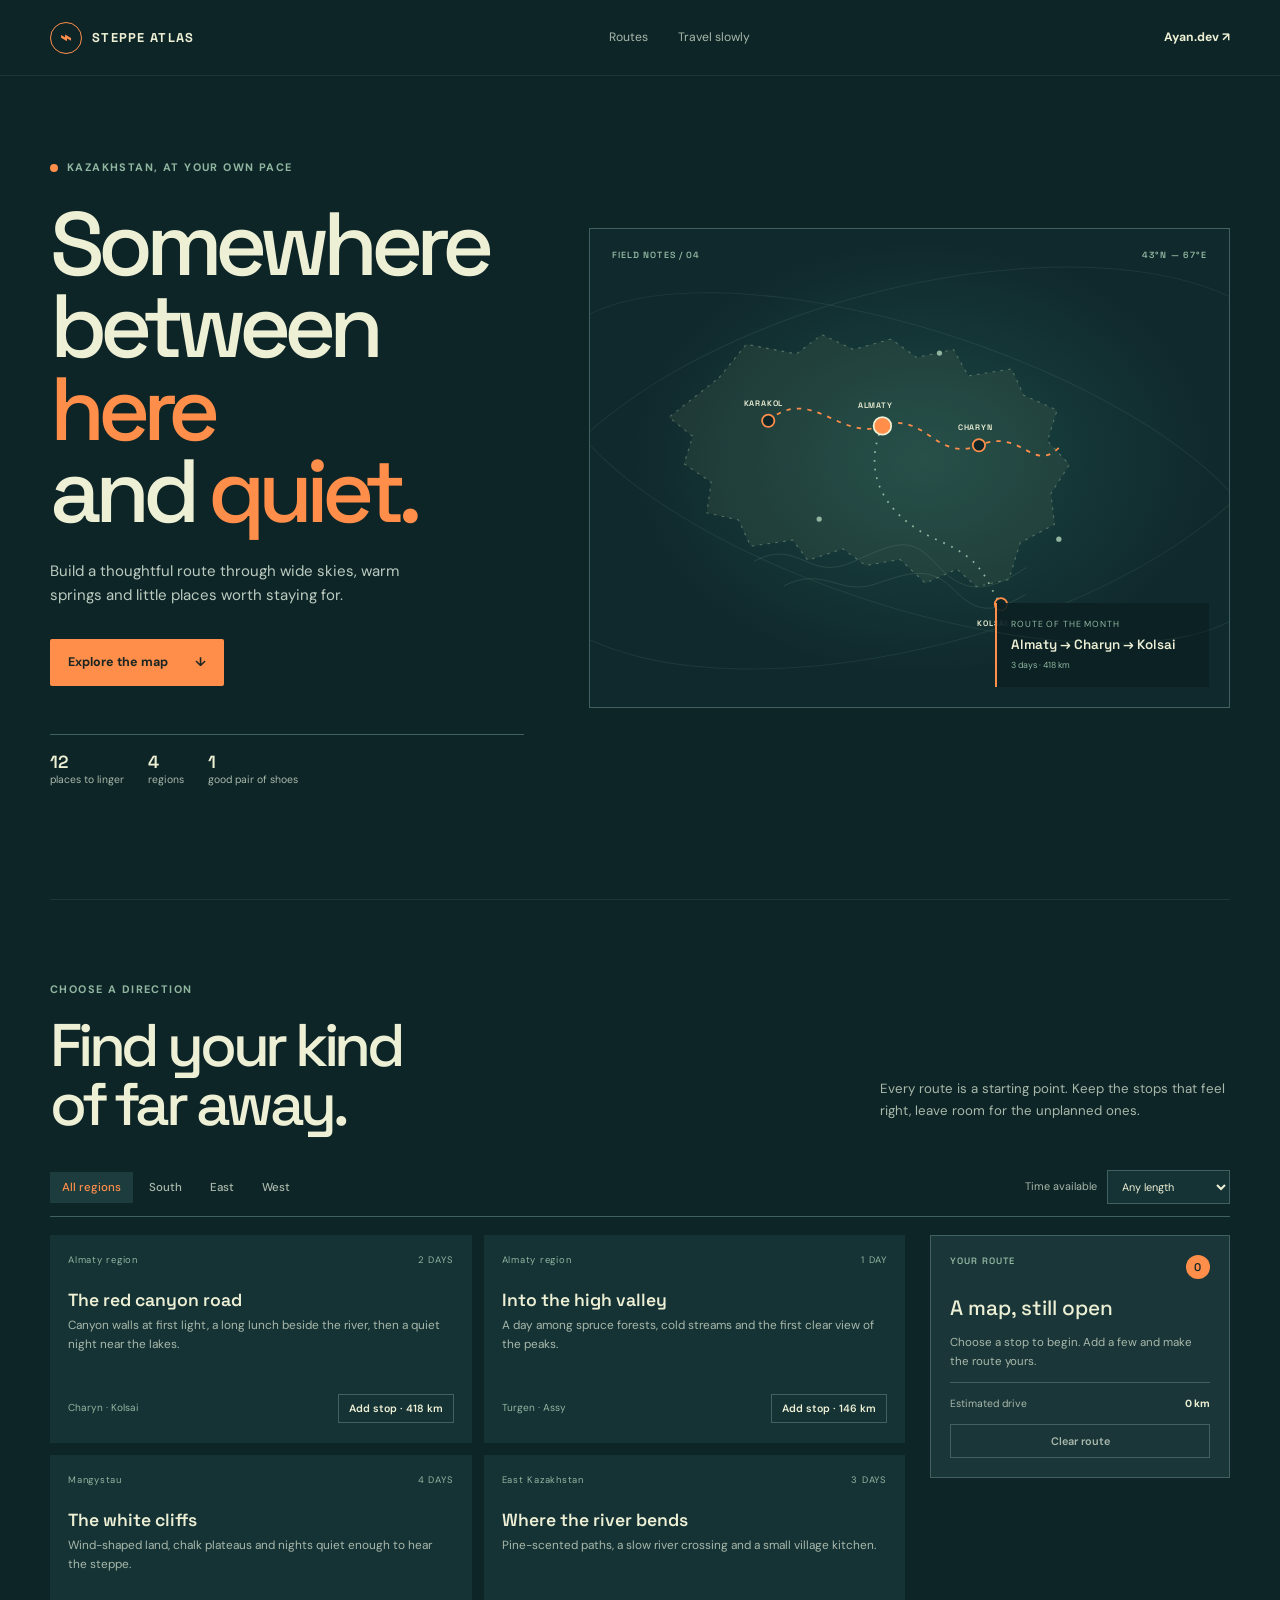
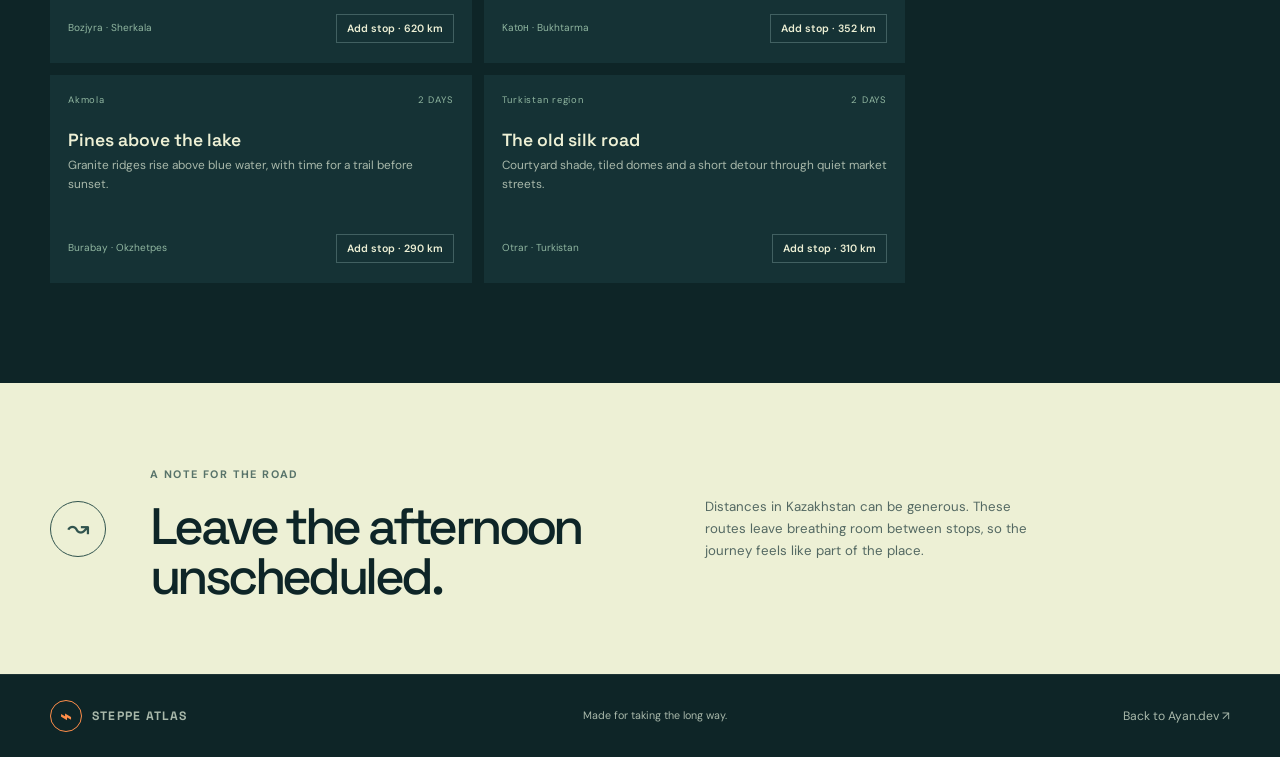
<file: projects/steppe-atlas/index.html>
<!doctype html>
<html lang="en">
<head>
  <meta charset="utf-8">
  <meta name="viewport" content="width=device-width, initial-scale=1">
  <meta name="description" content="A route planner for slow, memorable trips across Kazakhstan.">
  <meta name="theme-color" content="#0e2527">
  <title>Steppe Atlas — Choose a slower road</title>
  <link rel="preconnect" href="https://fonts.googleapis.com">
  <link rel="preconnect" href="https://fonts.gstatic.com" crossorigin>
  <link href="https://fonts.googleapis.com/css2?family=DM+Sans:wght@400;500;600;700&family=Space+Grotesk:wght@400;500;600;700&display=swap" rel="stylesheet">
  <link rel="stylesheet" href="style.css">
  <script src="app.js" defer></script>
</head>
<body>
  <a class="skip-link" href="#top">Skip to main content</a>
  <header class="topbar"><a class="brand" href="#top"><span class="brand-symbol" aria-hidden="true">⌁</span>STEPPE ATLAS</a><nav aria-label="Main navigation"><a href="#routes">Routes</a><a href="#how">Travel slowly</a></nav><a class="return" href="../../">Ayan.dev <span aria-hidden="true">↗</span></a></header>
  <main id="top" tabindex="-1">
    <section class="hero wrap"><div class="hero-copy"><p class="hero-kicker"><span></span> Kazakhstan, at your own pace</p><h1>Somewhere<br>between <i>here</i><br>and <i>quiet.</i></h1><p>Build a thoughtful route through wide skies, warm springs and little places worth staying for.</p><a class="hero-button" href="#routes">Explore the map <span aria-hidden="true">↓</span></a><div class="hero-stats"><span><strong>12</strong> places to linger</span><span><strong>4</strong> regions</span><span><strong>1</strong> good pair of shoes</span></div></div>
      <div class="map-panel" role="img" aria-label="Illustrated route map of Kazakhstan with four highlighted stops"><div class="map-top"><span>FIELD NOTES / 04</span><span>43°N — 67°E</span></div><svg viewBox="0 0 520 490" aria-hidden="true"><path class="land" d="M43 142 74 104l57 11 29-22 36 17 43-12 29 21 42-9 17 30 49-8 14 30 38 17-11 35 25 27-21 33 4 35-39 21-13 42-37 8-22-20-36 16-29-27-39 7-26-19-40 13-17-23-48 7-14-30-36-8 5-35-31-21 10-31-27-22Z"/><path class="route" d="M99 191C148 150 181 215 229 197s61 42 110 22 61 32 91 3"/><path class="route route-alt" d="M229 197c-27 61 11 108 65 131s52 47 70 72"/><g class="map-place"><circle cx="99" cy="191" r="7"/><text x="71" y="174">KARAKOL</text></g><g class="map-place map-place--active"><circle cx="229" cy="197" r="10"/><text x="201" y="177">ALMATY</text></g><g class="map-place"><circle cx="339" cy="219" r="7"/><text x="315" y="202">CHARYN</text></g><g class="map-place"><circle cx="364" cy="400" r="7"/><text x="337" y="425">KOLSAI</text></g><circle class="map-star" cx="157" cy="303" r="3"/><circle class="map-star" cx="294" cy="114" r="3"/><circle class="map-star" cx="430" cy="326" r="3"/><path class="contour" d="M83 351c51-27 61 24 112 1s66-30 95 2 55 37 103 4M117 379c46-23 63 12 104-2s63-21 91 8 48 22 80 4"/></svg><div class="map-note"><span>ROUTE OF THE MONTH</span><strong>Almaty → Charyn → Kolsai</strong><small>3 days · 418 km</small></div></div></section>

    <section class="route-section wrap" id="routes"><div class="route-heading"><div><p class="section-kicker">Choose a direction</p><h2>Find your kind<br>of far away.</h2></div><p>Every route is a starting point. Keep the stops that feel right, leave room for the unplanned ones.</p></div>
      <div class="route-controls"><div class="filter-tabs" role="group" aria-label="Filter routes by region"><button class="filter active" type="button" data-region="all" aria-pressed="true">All regions</button><button class="filter" type="button" data-region="south" aria-pressed="false">South</button><button class="filter" type="button" data-region="east" aria-pressed="false">East</button><button class="filter" type="button" data-region="west" aria-pressed="false">West</button></div><label class="duration-filter">Time available <select id="duration"><option value="all">Any length</option><option value="2">Up to 2 days</option><option value="4">Up to 4 days</option></select></label></div>
      <div class="route-layout"><div class="route-list" id="route-list" aria-live="polite"></div><aside class="itinerary" aria-label="Your selected route"><div class="itinerary-top"><span>YOUR ROUTE</span><span class="route-count" id="route-count">0</span></div><h3 id="itinerary-title">A map, still open</h3><p class="itinerary-empty" id="itinerary-empty">Choose a stop to begin. Add a few and make the route yours.</p><ol id="itinerary-items"></ol><div class="itinerary-total"><span>Estimated drive</span><strong id="itinerary-distance">0 km</strong></div><button class="route-clear" type="button" id="clear-route">Clear route</button></aside></div>
    </section>
    <section class="slow-note" id="how"><div class="wrap slow-inner"><span class="slow-mark" aria-hidden="true">↝</span><div><p class="section-kicker">A note for the road</p><h2>Leave the afternoon<br>unscheduled.</h2></div><p>Distances in Kazakhstan can be generous. These routes leave breathing room between stops, so the journey feels like part of the place.</p></div></section>
  </main>
  <footer class="footer"><a class="brand" href="#top"><span class="brand-symbol" aria-hidden="true">⌁</span>STEPPE ATLAS</a><span>Made for taking the long way.</span><a href="../../">Back to Ayan.dev ↗</a></footer>
</body>
</html>
</file>
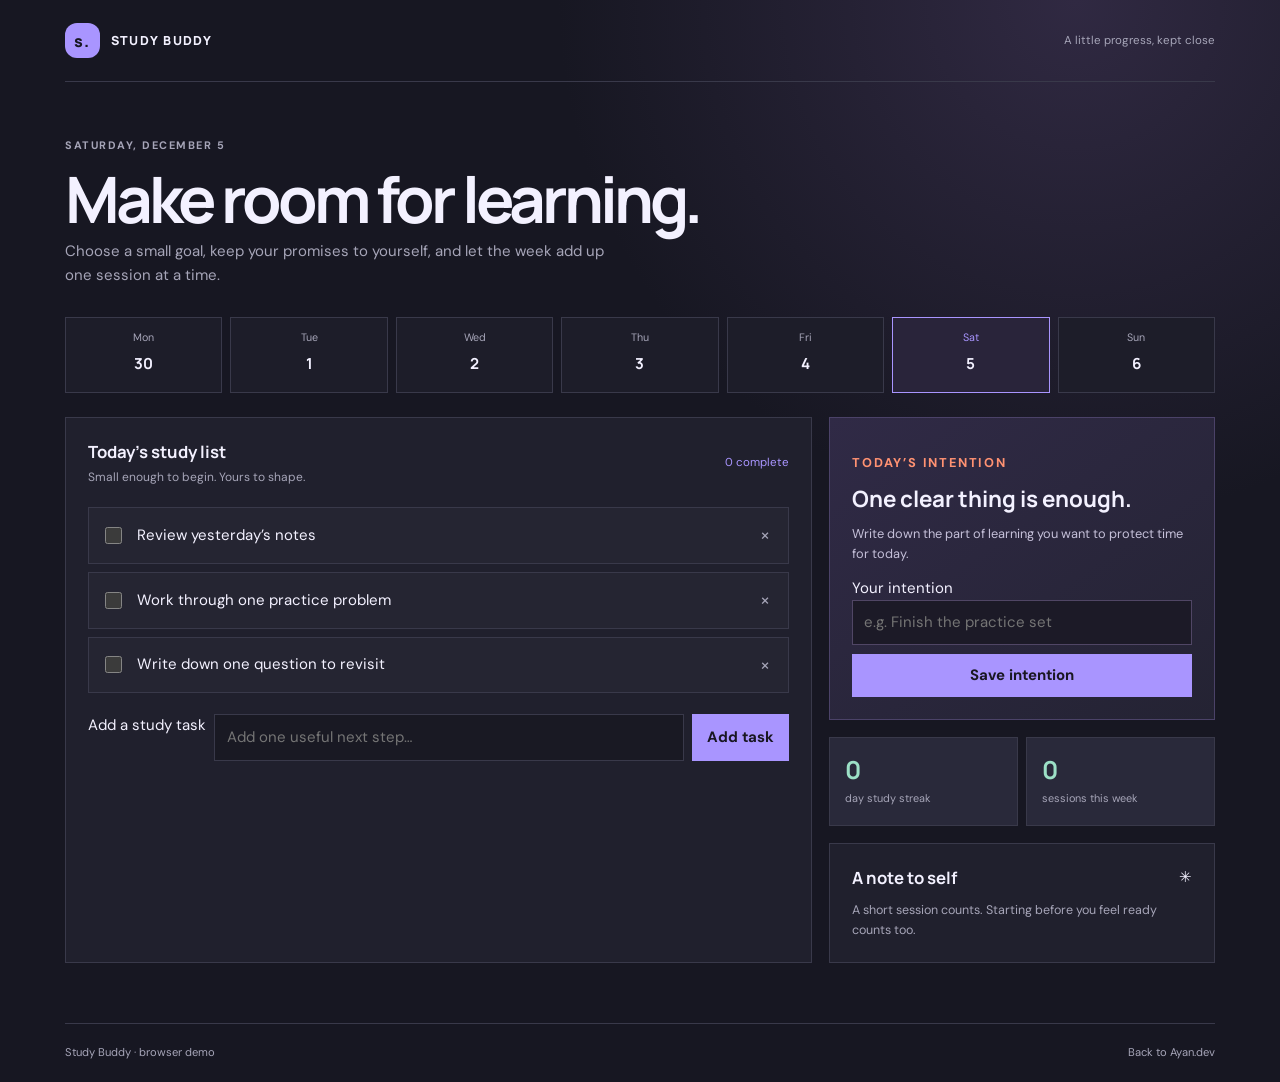
<file: projects/study-buddy/index.html>
<!doctype html>
<html lang="en">
<head>
  <meta charset="utf-8"><meta name="viewport" content="width=device-width, initial-scale=1">
  <meta name="description" content="A quiet weekly study planner demo."><meta name="theme-color" content="#171722">
  <title>Study Buddy — Make room for learning</title>
  <link rel="preconnect" href="https://fonts.googleapis.com"><link rel="preconnect" href="https://fonts.gstatic.com" crossorigin>
  <link href="https://fonts.googleapis.com/css2?family=DM+Sans:wght@400;500;600;700&family=Manrope:wght@500;600;700;800&display=swap" rel="stylesheet">
  <style>
    :root{color-scheme:dark;--bg:#171722;--panel:#20202d;--panel2:#29293a;--ink:#f3f1ff;--muted:#a6a5b8;--line:#39394a;--violet:#a995ff;--coral:#ff9272;--mint:#9ce0c6;--sans:"DM Sans",sans-serif;--display:Manrope,sans-serif}*{box-sizing:border-box}body{margin:0;background:radial-gradient(ellipse at 84% 0%,#302942 0,transparent 34%),var(--bg);color:var(--ink);font:400 15px/1.55 var(--sans)}button,input{font:inherit}button{cursor:pointer}a{color:inherit}.shell{width:min(1150px,calc(100% - 44px));margin:auto}.top{height:82px;display:flex;align-items:center;justify-content:space-between;border-bottom:1px solid var(--line)}.brand{display:flex;gap:11px;align-items:center;text-decoration:none;font:800 .78rem var(--display);letter-spacing:.1em}.mark{width:35px;height:35px;display:grid;place-items:center;border-radius:12px;background:var(--violet);color:#171722;font-size:1rem}.top-note{color:var(--muted);font-size:.72rem}.hero{display:flex;align-items:end;justify-content:space-between;padding:55px 0 30px}.eyebrow{color:var(--mint);font-size:.68rem;font-weight:700;letter-spacing:.14em;text-transform:uppercase}.hero h1{font:700 clamp(2.4rem,5vw,4rem)/1.04 var(--display);letter-spacing:-.065em;margin:12px 0 8px}.hero p{color:var(--muted);margin:0;max-width:550px}.week{display:grid;grid-template-columns:repeat(7,1fr);gap:8px;margin:0 0 24px}.day{min-height:76px;padding:11px 8px;border:1px solid var(--line);background:#1d1d29;text-align:center;color:var(--muted);font-size:.67rem}.day strong{display:block;margin-top:7px;color:var(--ink);font:700 .95rem var(--display)}.day.today{border-color:var(--violet);background:#29243a;color:var(--violet)}.day.done strong{color:var(--mint)}.layout{display:grid;grid-template-columns:minmax(0,1.55fr) minmax(250px,.8fr);gap:17px;padding-bottom:60px}.panel{border:1px solid var(--line);background:var(--panel);padding:22px}.panel-head{display:flex;align-items:center;justify-content:space-between;gap:12px}.panel h2{font:700 1.05rem var(--display);margin:0}.panel-head p{margin:5px 0 0;color:var(--muted);font-size:.75rem}.small-count{color:var(--violet);font-size:.72rem}.task-list{display:grid;gap:8px;margin:21px 0}.task{display:flex;gap:12px;align-items:center;padding:12px;border:1px solid var(--line);background:#252532}.task input{accent-color:var(--violet);width:17px;height:17px}.task span{flex:1}.task.done span{text-decoration:line-through;color:var(--muted)}.task button{border:0;background:none;color:var(--muted);font-size:1.15rem}.add-task{display:flex;gap:8px}.add-task input{min-width:0;flex:1;padding:11px 12px;background:#191923;border:1px solid var(--line);color:var(--ink)}.add-task button,.primary{border:0;padding:10px 15px;background:var(--violet);color:#191722;font-weight:700}.side{display:grid;gap:17px;align-content:start}.focus-card{background:linear-gradient(145deg,#302a46,#242333);border:1px solid #4b4268;padding:22px}.focus-card .eyebrow{color:var(--coral)}.focus-card h2{font:700 1.4rem/1.15 var(--display);margin:13px 0}.focus-card p{color:#c5c0d9;font-size:.8rem}.focus-card input{width:100%;padding:10px 11px;background:#1c1a27;border:1px solid #504665;color:var(--ink)}.save-goal{margin-top:9px;width:100%}.metric-row{display:grid;grid-template-columns:1fr 1fr;gap:8px}.metric{padding:15px;background:var(--panel2);border:1px solid var(--line)}.metric strong{display:block;font:700 1.55rem var(--display);color:var(--mint)}.metric span{color:var(--muted);font-size:.68rem}.notice{position:fixed;bottom:20px;left:50%;transform:translateX(-50%);background:var(--mint);color:#17231f;padding:10px 15px;font-weight:700;font-size:.78rem;opacity:0;pointer-events:none;transition:opacity .2s}.notice.show{opacity:1}.footer{border-top:1px solid var(--line);padding:20px 0;color:var(--muted);font-size:.7rem;display:flex;justify-content:space-between}.footer a{text-decoration:none}.footer a:hover{color:var(--ink)}:focus-visible{outline:3px solid var(--coral);outline-offset:3px}@media(max-width:760px){.layout{grid-template-columns:1fr}.hero{align-items:start;flex-direction:column;gap:18px}.week{gap:4px}.day{padding:9px 3px;font-size:.57rem;min-height:66px}.day strong{font-size:.8rem}.panel{padding:17px}.top-note{max-width:150px;text-align:right}}@media(max-width:420px){.shell{width:calc(100% - 28px)}.add-task{flex-direction:column}.add-task button{width:100%}.footer{gap:14px;flex-wrap:wrap}}
  </style>
</head>
<body><div class="shell">
  <header class="top"><a class="brand" href="#top"><span class="mark" aria-hidden="true">s.</span><span>STUDY BUDDY</span></a><span class="top-note">A little progress, kept close</span></header>
  <main id="top"><section class="hero"><div><p class="eyebrow" id="today-label">YOUR WEEK, AT A GLANCE</p><h1>Make room for learning.</h1><p>Choose a small goal, keep your promises to yourself, and let the week add up one session at a time.</p></div></section>
    <div class="week" id="week" aria-label="Study check-ins this week"></div>
    <div class="layout"><section class="panel" aria-labelledby="tasks-title"><div class="panel-head"><div><h2 id="tasks-title">Today’s study list</h2><p>Small enough to begin. Yours to shape.</p></div><span class="small-count" id="task-count">0 complete</span></div><div class="task-list" id="task-list"></div><form class="add-task" id="task-form"><label class="sr-only" for="new-task">Add a study task</label><input id="new-task" maxlength="120" placeholder="Add one useful next step…" required><button type="submit">Add task</button></form></section>
      <aside class="side"><section class="focus-card"><p class="eyebrow">TODAY’S INTENTION</p><h2>One clear thing is enough.</h2><p>Write down the part of learning you want to protect time for today.</p><form id="goal-form"><label class="sr-only" for="goal">Your intention</label><input id="goal" maxlength="160" placeholder="e.g. Finish the practice set"><button class="primary save-goal" type="submit">Save intention</button></form></section><div class="metric-row"><div class="metric"><strong id="streak">0</strong><span>day study streak</span></div><div class="metric"><strong id="week-total">0</strong><span>sessions this week</span></div></div><section class="panel"><div class="panel-head"><h2>A note to self</h2><span aria-hidden="true">✳</span></div><p style="color:var(--muted);font-size:.78rem;margin-bottom:0">A short session counts. Starting before you feel ready counts too.</p></section></aside>
    </div>
  </main><footer class="footer"><span>Study Buddy · browser demo</span><a href="https://github.com/Jarv1s-stack/Ayan.dev">Back to Ayan.dev</a></footer>
</div><div class="notice" id="notice" role="status" aria-live="polite"></div>
<script>
const KEY='study-buddy-demo-v1';const sample={tasks:[{id:1,text:'Review yesterday’s notes',done:false},{id:2,text:'Work through one practice problem',done:false},{id:3,text:'Write down one question to revisit',done:false}],goal:'',days:[]};let state;try{state={...sample,...JSON.parse(localStorage.getItem(KEY)||'{}')}}catch{state={...sample}};const $=s=>document.querySelector(s);const today=new Date();const dayKey=d=>[d.getFullYear(),String(d.getMonth()+1).padStart(2,'0'),String(d.getDate()).padStart(2,'0')].join('-');const todayKey=dayKey(today);function save(){localStorage.setItem(KEY,JSON.stringify(state));render()}function notify(text){const n=$('#notice');n.textContent=text;n.classList.add('show');clearTimeout(notify.timer);notify.timer=setTimeout(()=>n.classList.remove('show'),1900)}function render(){const week=$('#week');week.replaceChildren();const monday=new Date(today);monday.setDate(today.getDate()-((today.getDay()+6)%7));const dates=[];for(let i=0;i<7;i++){const d=new Date(monday);d.setDate(monday.getDate()+i);dates.push(d);const el=document.createElement('div');el.className='day'+(dayKey(d)===todayKey?' today':'')+(state.days.includes(dayKey(d))?' done':'');el.innerHTML=`${d.toLocaleDateString('en',{weekday:'short'})}<strong>${d.getDate()}</strong>`;week.append(el)}const list=$('#task-list');list.replaceChildren();state.tasks.forEach(task=>{const row=document.createElement('label');row.className='task'+(task.done?' done':'');const box=document.createElement('input');box.type='checkbox';box.checked=task.done;box.setAttribute('aria-label',`Mark ${task.text} ${task.done?'not done':'done'}`);box.addEventListener('change',()=>{task.done=box.checked;if(task.done&&!state.days.includes(todayKey))state.days.push(todayKey);save();if(task.done)notify('A small promise, kept.')});const text=document.createElement('span');text.textContent=task.text;const remove=document.createElement('button');remove.type='button';remove.textContent='×';remove.setAttribute('aria-label',`Remove ${task.text}`);remove.addEventListener('click',()=>{state.tasks=state.tasks.filter(t=>t.id!==task.id);save()});row.append(box,text,remove);list.append(row)});$('#task-count').textContent=`${state.tasks.filter(t=>t.done).length} complete`;$('#goal').value=state.goal;$('#streak').textContent=streak();$('#week-total').textContent=state.days.filter(x=>dates.some(d=>dayKey(d)===x)).length;$('#today-label').textContent=today.toLocaleDateString('en',{weekday:'long',month:'long',day:'numeric'}).toUpperCase()}function streak(){const set=new Set(state.days);let d=new Date(today);if(!set.has(dayKey(d)))d.setDate(d.getDate()-1);let n=0;while(set.has(dayKey(d))){n++;d.setDate(d.getDate()-1)}return n}$('#task-form').addEventListener('submit',e=>{e.preventDefault();const text=$('#new-task').value.trim();if(!text)return;state.tasks.push({id:Date.now(),text,done:false});e.target.reset();save();notify('Added to today’s list.')});$('#goal-form').addEventListener('submit',e=>{e.preventDefault();state.goal=$('#goal').value.trim();save();notify('Intention saved for this browser.')});render();
</script></body></html>
</file>
<file: projects/form-and-field/style.css>
:root{color-scheme:light;--sky:#eaf6fb;--white:#f7fbfd;--ink:#172e3b;--blue:#23688f;--yellow:#f9c750;--muted:#546b77;--line:#c8dce4;--display:"Space Grotesk",sans-serif;--body:"Manrope",sans-serif}*{box-sizing:border-box}html{scroll-behavior:smooth}body{margin:0;background:var(--sky);color:var(--ink);font:400 15px/1.6 var(--body),sans-serif}.topbar{height:74px;display:flex;align-items:center;justify-content:space-between;padding:0 max(28px,calc((100vw - 1180px)/2));border-bottom:1px solid var(--line)}.brand{display:flex;align-items:center;gap:10px;text-decoration:none;color:var(--ink);font:700 .74rem var(--display);letter-spacing:.11em}.brand-icon{display:grid;place-items:center;width:32px;height:32px;background:var(--yellow);border-radius:50%;font:700 1rem var(--display);letter-spacing:-.08em}.topbar nav{display:flex;gap:27px}.topbar nav a,.footer a{color:var(--muted);text-decoration:none;font-size:.74rem}.topbar nav a:hover,.footer a:hover{color:var(--blue)}.bag-button{display:flex;align-items:center;gap:10px;padding:8px 12px;border:1px solid var(--line);border-radius:99px;background:transparent;color:var(--ink);font:700 .72rem var(--body);cursor:pointer}.bag-button span{display:grid;place-items:center;width:22px;height:22px;background:var(--blue);border-radius:50%;color:white}.hero{display:grid;grid-template-columns:1fr 1fr;gap:60px;align-items:center;width:min(1180px,calc(100% - 56px));margin:auto;padding-block:62px 92px}.hero-copy{padding-left:28px}.hero-kicker,.section-kicker{color:var(--blue);font-size:.66rem;font-weight:800;letter-spacing:.13em;text-transform:uppercase}.hero h1{font:600 clamp(4rem,8vw,7rem)/.92 var(--display);letter-spacing:-.085em;margin:22px 0}.hero h1 span{color:var(--blue)}.hero-copy>p:not(.hero-kicker){max-width:430px;color:var(--muted);font-size:.92rem}.shop-cta{display:inline-flex;align-items:center;gap:24px;margin-top:14px;padding:13px 17px;background:var(--ink);color:white;text-decoration:none;font-size:.73rem;font-weight:700;border-radius:3px}.shop-cta:hover{background:var(--blue)}.shipping-note{font-size:.65rem!important;margin-top:24px}.hero-collage{position:relative;height:475px;overflow:hidden;background:#d6e9f2;border-radius:4px}.collage-label{position:absolute;left:25px;top:24px;font:700 .65rem/1.35 var(--display);letter-spacing:.14em;z-index:1}.shape-sun{position:absolute;right:50px;top:45px;width:160px;height:160px;background:var(--yellow);border-radius:50%;opacity:.92}.shape-vase{position:absolute;right:110px;top:170px;width:126px;height:214px;background:#397f93;border-radius:40% 40% 14% 14% / 18% 18% 8% 8%;transform:rotate(7deg);box-shadow:inset 14px 0 0 #ffffff1c}.shape-vase::before{content:"";position:absolute;left:38px;top:-24px;width:50px;height:45px;border-radius:10px 10px 8px 8px;background:#397f93}.shape-book{position:absolute;left:45px;bottom:85px;width:150px;height:206px;background:#f0e9dd;transform:rotate(-12deg);box-shadow:9px 10px 0 #5579833b}.shape-book::before{content:"NOTES\A FOR\A LATER";white-space:pre;position:absolute;left:24px;top:36px;color:#344d57;font:600 .9rem/1.4 var(--display);letter-spacing:.05em}.shape-tote{position:absolute;right:40px;bottom:39px;width:100px;height:108px;background:#f1bf8c;transform:rotate(-8deg);border-radius:5px 5px 17px 17px}.shape-tote::before{content:"";position:absolute;left:28px;top:-22px;width:40px;height:35px;border:5px solid #f1bf8c;border-bottom:0;border-radius:28px 28px 0 0}.collage-caption{position:absolute;left:24px;bottom:22px;color:#456672;font:600 .55rem var(--display);letter-spacing:.12em}.shop-section{padding:73px max(28px,calc((100vw - 1180px)/2)) 100px;background:var(--white);border-top:1px solid var(--line)}.section-head{display:flex;align-items:end;justify-content:space-between;gap:35px}.section-head h2,.story h2{font:600 clamp(2.7rem,5vw,4.6rem)/.98 var(--display);letter-spacing:-.075em;margin:11px 0}.section-head>p{max-width:330px;color:var(--muted);font-size:.8rem}.catalog-toolbar{display:flex;align-items:center;justify-content:space-between;margin:31px 0 18px;padding-bottom:12px;border-bottom:1px solid var(--line)}.category-tabs{display:flex;gap:4px}.category{padding:8px 12px;border:0;background:transparent;color:var(--muted);font:600 .7rem var(--body);cursor:pointer}.category.active,.category:hover{background:var(--sky);color:var(--blue)}.category:focus-visible,.bag-button:focus-visible,.cart-drawer button:focus-visible,.order-dialog button:focus-visible{outline:3px solid var(--yellow);outline-offset:2px}.product-count{color:var(--muted);font-size:.66rem}.product-grid{display:grid;grid-template-columns:repeat(4,1fr);gap:14px}.product-card[hidden]{display:none}.product-card{padding:10px 10px 17px;background:var(--sky);border:1px solid #dbe9ee}.product-art{position:relative;height:220px;overflow:hidden;background:#c6e0ea;display:grid;place-items:center}.product-art::before,.product-art::after{content:"";position:absolute}.product-art--mug::before{width:94px;height:104px;background:#eaa98d;border-radius:16px 16px 28px 28px;box-shadow:inset 10px 0 0 #fff2}.product-art--mug::after{width:38px;height:45px;border:10px solid #eaa98d;border-left:0;border-radius:0 28px 28px 0;left:calc(50% + 30px);top:87px}.product-art--tote::before{width:112px;height:118px;background:#f1cf5b;border-radius:8px 8px 17px 17px;box-shadow:inset 0 -30px 0 #fff2}.product-art--tote::after{width:45px;height:35px;border:5px solid #c99242;border-bottom:0;border-radius:27px 27px 0 0;top:47px}.product-art--planner::before{width:112px;height:148px;background:#6e96a7;transform:rotate(9deg);box-shadow:8px 8px 0 #fff7}.product-art--planner::after{content:"PLAN\A LESS.\A NOTICE\A MORE.";white-space:pre;left:calc(50% - 35px);top:69px;color:white;font:700 .58rem/1.4 var(--display);letter-spacing:.05em}.product-art--cards::before{width:102px;height:135px;background:#e4a07d;transform:rotate(-12deg);box-shadow:18px -10px 0 #fff2,31px -20px 0 #527a8c}.product-art--cards::after{width:10px;height:10px;background:#f5d251;border-radius:50%;top:84px;left:calc(50% - 40px);box-shadow:20px 18px 0 #f5d251,42px 36px 0 #f5d251}.product-category{margin:14px 0 4px;color:var(--blue);font-size:.58rem;font-weight:800;letter-spacing:.11em;text-transform:uppercase}.product-card h3{margin:0;font:600 .95rem var(--display)}.product-bottom{display:flex;align-items:center;justify-content:space-between;margin-top:13px}.product-price{font-size:.78rem;font-weight:800}.add-to-bag{padding:8px 10px;background:var(--yellow);border:0;border-radius:2px;color:var(--ink);font:700 .65rem var(--body);cursor:pointer}.add-to-bag:hover{background:#efb930}.story{display:grid;grid-template-columns:220px 1fr;align-items:center;gap:75px;width:min(980px,calc(100% - 56px));margin:auto;padding-block:92px}.story-mark{width:190px;height:190px;display:grid;place-items:center;border:1px solid var(--blue);border-radius:50%;transform:rotate(-13deg);color:var(--blue);font:700 .73rem/1.35 var(--display);letter-spacing:.14em;text-align:center}.story>div:last-child>p:not(.section-kicker){max-width:520px;color:var(--muted);font-size:.85rem}.story>div:last-child>a{display:inline-block;margin-top:7px;color:var(--blue);font-size:.73rem;font-weight:800;text-decoration:none}.footer{min-height:76px;display:flex;justify-content:space-between;align-items:center;padding:16px max(28px,calc((100vw - 1180px)/2));border-top:1px solid var(--line)}.footer>span{color:var(--muted);font-size:.68rem}.drawer-backdrop{position:fixed;inset:0;z-index:8;background:#10232e76}.cart-drawer{position:fixed;z-index:9;inset:0 0 0 auto;width:min(440px,100%);padding:28px;background:var(--white);box-shadow:-18px 0 55px #162d3b26;transform:translateX(102%);visibility:hidden;transition:transform .28s,visibility .28s;display:flex;flex-direction:column}.cart-drawer.open{transform:none;visibility:visible}.drawer-head{display:flex;justify-content:space-between;align-items:start;border-bottom:1px solid var(--line);padding-bottom:16px}.drawer-head h2{margin:0;font:600 1.7rem var(--display)}.drawer-head .section-kicker{margin:0 0 4px}.close-drawer,.close-order{width:38px;height:38px;border:1px solid var(--line);border-radius:50%;background:transparent;color:var(--ink);font-size:1.3rem;cursor:pointer}.cart-lines{overflow:auto}.cart-line{display:grid;grid-template-columns:1fr auto;gap:12px;padding:17px 0;border-bottom:1px solid var(--line)}.cart-line h3{margin:0;font:600 .84rem var(--display)}.cart-line p{margin:2px 0;color:var(--muted);font-size:.67rem}.cart-line-total{font-size:.72rem;font-weight:700}.quantity-controls{display:flex;align-items:center;gap:10px;margin-top:9px}.quantity-controls button{width:24px;height:24px;background:transparent;border:1px solid var(--line);color:var(--ink);cursor:pointer}.quantity-controls span{font-size:.7rem}.cart-empty{margin:25px 0;color:var(--muted);font-size:.82rem}.cart-empty[hidden]{display:none}.cart-bottom{margin-top:auto;padding-top:15px;border-top:1px solid var(--line)}.subtotal{display:flex;justify-content:space-between;margin-bottom:15px;font-size:.78rem}.checkout{width:100%;padding:13px;background:var(--blue);border:0;color:white;font:700 .75rem var(--body);cursor:pointer}.checkout:disabled{opacity:.45;cursor:not-allowed}.checkout-note{color:var(--muted);font-size:.63rem;text-align:center}.order-dialog{width:min(420px,calc(100% - 32px));padding:36px;border:1px solid var(--line);background:var(--white);color:var(--ink)}.order-dialog::backdrop{background:#10232e91}.order-dialog .close-order{position:absolute;right:16px;top:16px}.order-check{display:grid;place-items:center;width:48px;height:48px;border-radius:50%;background:#dff0da;color:#2d714a;font-size:1.2rem}.order-dialog .section-kicker{margin-top:24px}.order-dialog h2{font:600 2rem var(--display);margin:6px 0}.order-dialog>p:not(.section-kicker){color:var(--muted);font-size:.8rem}.order-dialog .shop-cta{cursor:pointer}@media(max-width:880px){.hero{gap:30px}.hero-copy{padding-left:0}.hero h1{font-size:clamp(3.6rem,8vw,5.8rem)}.product-grid{grid-template-columns:repeat(2,1fr)}}@media(max-width:620px){.topbar{padding-inline:16px}.topbar nav{display:none}.hero{width:calc(100% - 32px);grid-template-columns:1fr;padding-block:44px 60px}.hero-collage{height:360px}.shape-vase{right:88px;top:134px}.shape-book{left:34px;bottom:64px}.shape-sun{right:30px;width:130px;height:130px}.shop-section{padding:55px 16px 64px}.section-head{align-items:start;flex-direction:column;gap:0}.section-head h2{font-size:3rem}.catalog-toolbar{align-items:start;flex-direction:column;gap:10px}.category-tabs{flex-wrap:wrap}.category{padding-inline:8px}.product-grid{gap:9px}.product-art{height:165px}.product-card{padding:7px 7px 12px}.product-card h3{font-size:.8rem}.product-bottom{align-items:start;flex-direction:column;gap:9px}.story{width:calc(100% - 36px);grid-template-columns:1fr;gap:28px;padding-block:58px}.story-mark{width:135px;height:135px}.footer{padding-inline:16px;gap:10px;flex-wrap:wrap}.footer>span{display:none}}@media(prefers-reduced-motion:reduce){html{scroll-behavior:auto}*,*::before,*::after{transition-duration:.01ms!important}}
.cart-drawer{overscroll-behavior:contain}
.skip-link{position:fixed;top:10px;left:10px;z-index:9999;transform:translateY(-160%);padding:11px 15px;background:var(--ink);color:#fff;text-decoration:none}
.skip-link:focus-visible{transform:translateY(0);outline:3px solid var(--blue);outline-offset:3px}
</file>
<file: projects/mori-studio/style.css>
:root{color-scheme:light;--paper:#eef2f9;--ink:#17233e;--muted:#59647b;--blue:#3355f7;--coral:#ff6c55;--coral-text:#d95040;--line:#cbd4e3;--display:"Space Grotesk",sans-serif;--body:"Manrope",sans-serif}*{box-sizing:border-box}html{scroll-behavior:smooth}body{margin:0;background:var(--paper);color:var(--ink);font:400 16px/1.6 var(--body),sans-serif}.wrap{width:min(1160px,calc(100% - 56px));margin-inline:auto}.topbar{height:78px;display:flex;align-items:center;justify-content:space-between;padding:0 max(28px,calc((100vw - 1160px)/2));border-bottom:1px solid var(--line)}.wordmark{display:flex;align-items:center;gap:10px;text-decoration:none;color:var(--ink);font:700 .95rem var(--display)}.wordmark-mark{display:grid;place-items:center;width:34px;height:34px;border-radius:50%;background:var(--blue);color:white;font-size:1.05rem}.topbar nav{display:flex;gap:28px}.topbar nav a,.back-link,.footer a{font-size:.77rem;color:var(--muted);text-decoration:none}.topbar nav a:hover,.back-link:hover,.footer a:hover{color:var(--blue)}.back-link{font-weight:700;color:var(--ink)}.hero{display:grid;grid-template-columns:1.08fr .92fr;gap:66px;align-items:center;padding-block:76px 98px}.availability,.section-label{display:flex;align-items:center;gap:9px;color:var(--blue);font-size:.7rem;font-weight:800;letter-spacing:.11em;text-transform:uppercase}.availability span{width:8px;height:8px;border-radius:50%;background:#60b788;box-shadow:0 0 0 4px #60b78828}.hero h1,.section-heading h2,.approach h2,.planner h2{font:600 clamp(3.8rem,7vw,6.8rem)/.97 var(--display);letter-spacing:-.075em;margin:24px 0}.hero h1 em{color:var(--coral-text);font-style:normal}.intro{max-width:470px;color:var(--muted);font-size:1.03rem;margin:0 0 28px}.button{display:inline-flex;align-items:center;gap:26px;border:0;border-radius:99px;padding:14px 21px;font:700 .82rem var(--body);text-decoration:none;cursor:pointer;transition:transform .2s,background .2s}.button:hover{transform:translateY(-2px)}.button-dark{background:var(--ink);color:#fff}.button-dark:hover{background:var(--blue)}.button-blue{background:var(--blue);color:#fff}.button-blue:hover{background:#2442d9}.hero-note{color:var(--muted);font-size:.72rem;margin-top:22px}.hero-art{height:408px;position:relative;overflow:hidden;border-radius:230px 230px 12px 12px;background:#dce5f4}.art-grid{position:absolute;inset:0;background-image:radial-gradient(#4967d92e 1px,transparent 1px);background-size:17px 17px}.art-halo{position:absolute;width:238px;height:238px;left:86px;top:72px;border:1px solid #3355f77c;border-radius:50%}.art-disc{position:absolute;width:160px;height:160px;left:126px;top:111px;border-radius:50%;background:var(--coral);box-shadow:34px 25px 0 -14px var(--blue)}.art-orbit{position:absolute;right:54px;top:49px;width:152px;height:152px;border:1px solid var(--blue);border-radius:50%;display:grid;place-items:center;transform:rotate(14deg);font:700 .65rem/1.4 var(--display);letter-spacing:.12em;text-align:center;color:var(--blue)}.art-line{position:absolute;inset:0;width:100%;height:100%;fill:none;stroke:var(--ink);stroke-width:2}.art-caption{position:absolute;right:28px;bottom:25px;font-size:.65rem;line-height:1.45;color:var(--muted)}.work{display:grid;grid-template-columns:.8fr 1.2fr;gap:90px;padding-block:50px 106px;border-top:1px solid var(--line)}.section-heading h2,.approach h2,.planner h2{font-size:clamp(2.5rem,4.4vw,4.4rem);letter-spacing:-.065em;margin:18px 0}.service-row{display:grid;grid-template-columns:40px 1fr 24px;gap:20px;padding:21px 0;border-bottom:1px solid var(--line)}.service-number{font:600 .78rem var(--display);color:var(--blue);padding-top:4px}.service-row h3{font:600 1.08rem var(--display);margin:0 0 5px}.service-row p{font-size:.82rem;color:var(--muted);margin:0;max-width:550px}.service-mark{color:var(--coral);font-size:1.25rem}.approach{background:var(--ink);color:#f2f4fb;padding-block:74px}.approach-inner{display:grid;grid-template-columns:1fr 1fr 130px;align-items:center;gap:42px}.approach .section-label{color:#9eafff}.approach h2{margin-bottom:0}.approach-copy{max-width:430px;color:#c5cbe0;font-size:.92rem}.approach-stamp{width:112px;height:112px;border:1px solid #9eafff;border-radius:50%;display:grid;place-content:center;text-align:center;color:#9eafff;font:700 .63rem/1.55 var(--display);letter-spacing:.13em;transform:rotate(11deg)}.planner{display:grid;grid-template-columns:.8fr 1.2fr;gap:80px;padding-block:94px 110px}.planner-intro>p:last-child{color:var(--muted);font-size:.85rem;max-width:350px}.planner-form{padding:28px;border:1px solid var(--line);border-radius:12px;background:#f7f9fc}.planner-form fieldset{border:0;padding:0;margin:0 0 24px}.planner-form legend,.field-label{font:700 .8rem var(--display);margin-bottom:12px;display:block}.choice-row{display:flex;flex-wrap:wrap;gap:8px}.choice input{position:absolute;opacity:0}.choice span{display:block;border:1px solid var(--line);border-radius:99px;padding:9px 13px;color:var(--muted);font-size:.76rem;cursor:pointer;transition:.2s}.choice input:checked+span{color:white;background:var(--blue);border-color:var(--blue)}.choice input:focus-visible+span{outline:3px solid #ff6c55;outline-offset:2px}.range-row{display:flex;align-items:center;gap:18px}.range-row input{flex:1;accent-color:var(--blue)}.range-row output{min-width:62px;color:var(--blue);font-size:.75rem;font-weight:700}.estimate{display:flex;justify-content:space-between;align-items:center;gap:18px;margin-top:24px;padding-top:20px;border-top:1px solid var(--line)}.estimate span{display:block;color:var(--muted);font-size:.7rem}.estimate strong{display:block;margin-top:3px;font:600 1.18rem var(--display)}.form-feedback{min-height:1.2em;color:var(--blue);font-size:.74rem;margin:12px 0 0}.footer{border-top:1px solid var(--line)}.footer-inner{min-height:76px;display:flex;justify-content:space-between;align-items:center}.footer-inner>span{font-size:.72rem;color:var(--muted)}:focus-visible{outline:3px solid var(--coral);outline-offset:3px}@media(max-width:780px){.wrap{width:min(100% - 36px,560px)}.topbar{padding-inline:18px}.topbar nav{display:none}.hero{grid-template-columns:1fr;gap:40px;padding-block:54px 68px}.hero h1{font-size:clamp(3.5rem,15vw,5.6rem)}.hero-art{height:340px}.work,.planner{grid-template-columns:1fr;gap:36px;padding-block:55px 70px}.approach-inner{grid-template-columns:1fr 90px;gap:20px}.approach-copy{grid-column:1/-1;grid-row:2;margin:0}.approach-stamp{width:82px;height:82px;font-size:.54rem}.planner{padding-block:68px}.planner-form{padding:20px}.estimate{align-items:flex-start;flex-direction:column}.footer-inner{gap:10px;flex-wrap:wrap;padding-block:16px}.footer-inner>span{display:none}}@media(prefers-reduced-motion:reduce){html{scroll-behavior:auto}*,*::before,*::after{transition-duration:.01ms!important;animation-duration:.01ms!important}}
.skip-link{position:fixed;top:10px;left:10px;z-index:9999;transform:translateY(-160%);padding:11px 15px;background:var(--ink);color:#fff;border-radius:999px;text-decoration:none}
.skip-link:focus-visible{transform:translateY(0);outline:3px solid var(--coral-text);outline-offset:3px}
</file>
<file: projects/quiet-signal/style.css>
:root{color-scheme:dark;--plum:#271d34;--panel:#342640;--panel-2:#43314d;--lilac:#d2bcff;--moss:#c5e58c;--pearl:#f2edf7;--muted:#b8aaba;--line:#5b4864;--display:"Space Grotesk",sans-serif;--body:"DM Sans",sans-serif}*{box-sizing:border-box}html{scroll-behavior:smooth}body{margin:0;background:var(--plum);color:var(--pearl);font:400 15px/1.6 var(--body),sans-serif}.wrap{width:min(1080px,calc(100% - 56px));margin:auto}.topbar{height:72px;display:flex;align-items:center;justify-content:space-between;padding:0 max(28px,calc((100vw - 1080px)/2));border-bottom:1px solid #fff1}.brand{display:flex;align-items:center;gap:10px;color:var(--pearl);text-decoration:none;font:700 .72rem var(--display);letter-spacing:.12em}.brand-mark{display:grid;place-items:center;width:30px;height:30px;border:1px solid var(--lilac);border-radius:50%;color:var(--lilac);font-size:.8rem}.date-label,.return{color:var(--muted);font:600 .6rem var(--display);letter-spacing:.13em}.return{text-decoration:none}.return:hover,.footer a:hover{color:var(--lilac)}.dashboard{padding-block:50px 20px}.welcome{display:flex;justify-content:space-between;align-items:center;min-height:200px;padding:18px 24px 34px;border-bottom:1px solid var(--line)}.welcome-label,.panel-kicker{color:var(--moss);font-size:.63rem;font-weight:700;letter-spacing:.13em;text-transform:uppercase}.welcome h1{font:500 clamp(2.6rem,5vw,4.7rem)/1.02 var(--display);letter-spacing:-.07em;margin:12px 0}.welcome h1 em{font-style:normal;color:var(--lilac)}.welcome>div:first-child>p:last-child{color:var(--muted);font-size:.84rem}.welcome-mark{position:relative;width:120px;height:120px;margin-right:55px;border:1px solid #c5e58c73;border-radius:50%}.welcome-mark::before,.welcome-mark::after{content:"";position:absolute;inset:14px;border:1px solid #c5e58c58;border-radius:50%;transform:rotate(35deg) scaleX(.7)}.welcome-mark::after{transform:rotate(-35deg) scaleX(.7)}.welcome-mark span{position:absolute;inset:44px;border-radius:50%;background:var(--moss);box-shadow:0 0 30px #c5e58c66}.welcome-mark i{position:absolute;inset:5px;border-radius:50%;border:1px dashed var(--lilac)}.workspace{display:grid;grid-template-columns:1fr 1fr;gap:14px;margin-top:22px}.focus-panel,.tasks-panel{min-height:570px;padding:23px 25px;background:var(--panel);border:1px solid #ffffff12}.panel-top{display:flex;justify-content:space-between;align-items:start}.panel-top h2{font:600 1.15rem var(--display);margin:3px 0}.panel-kicker{margin:0;font-size:.56rem;color:#b59be8}.session-count,.task-progress{color:var(--muted);font-size:.62rem}.session-count strong,.task-progress strong{color:var(--moss);font:600 .9rem var(--display);margin-right:4px}.timer-wrap{position:relative;display:grid;place-items:center;width:260px;height:260px;margin:27px auto 14px}.timer-ring{position:absolute;inset:0;width:100%;height:100%;transform:rotate(-90deg)}.ring-track,.ring-progress{fill:none;stroke-width:3}.ring-track{stroke:#5a4661}.ring-progress{stroke:var(--moss);stroke-dasharray:659.73;stroke-dashoffset:0;stroke-linecap:round;transition:stroke-dashoffset .4s linear}.timer-face{display:flex;align-items:center;flex-direction:column;text-align:center}.timer-mode{color:var(--lilac);font:600 .54rem var(--display);letter-spacing:.13em}.timer-face strong{font:500 3.4rem/.98 var(--display);letter-spacing:-.06em;margin:9px 0}.timer-hint{color:var(--muted);font-size:.64rem}.timer-presets{display:flex;justify-content:center;gap:6px}.preset{padding:7px 11px;background:transparent;border:1px solid var(--line);border-radius:99px;color:var(--muted);font:600 .62rem var(--body);cursor:pointer}.preset.active,.preset:hover{color:var(--plum);background:var(--lilac);border-color:var(--lilac)}.timer-actions{display:flex;justify-content:center;gap:9px;margin-top:17px}.start-timer,.reset-timer{padding:10px 14px;border:0;border-radius:3px;font:700 .7rem var(--body);cursor:pointer}.start-timer{background:var(--moss);color:var(--plum)}.start-timer:hover{background:#d5f5a4}.reset-timer{background:#ffffff0d;color:var(--muted)}.timer-status{min-height:1.2em;margin:12px 0 0;color:var(--muted);text-align:center;font-size:.62rem}.task-form{display:flex;gap:8px;margin:26px 0 14px}.task-form input{flex:1;min-width:0;padding:12px 13px;background:#261c30;border:1px solid var(--line);color:var(--pearl);font:400 .72rem var(--body)}.task-form input::placeholder{color:#94879d}.task-form button{width:42px;background:var(--lilac);border:0;color:var(--plum);font-size:1.2rem;cursor:pointer}.task-list{list-style:none;margin:0;padding:0}.task-item{display:grid;grid-template-columns:22px 1fr 30px;align-items:center;gap:10px;padding:12px 2px;border-bottom:1px solid #ffffff16}.task-toggle{width:18px;height:18px;border:1px solid #897894;border-radius:5px;background:transparent;color:transparent;cursor:pointer}.task-item.done .task-toggle{background:var(--moss);border-color:var(--moss);color:var(--plum)}.task-text{overflow-wrap:anywhere;font-size:.76rem}.task-item.done .task-text{color:#9b8fa2;text-decoration:line-through}.task-delete{width:28px;height:28px;border:0;background:transparent;color:#9b8fa2;font-size:1rem;cursor:pointer}.task-delete:hover{color:var(--lilac)}.empty-note{display:flex;align-items:center;gap:13px;padding:25px 4px;color:var(--muted)}.empty-note[hidden]{display:none}.empty-note span{color:var(--moss);font-size:1.3rem}.empty-note p{font-size:.72rem}.day-progress{margin-top:auto;padding-top:30px}.progress-copy{display:flex;justify-content:space-between;margin-bottom:8px;color:var(--muted);font-size:.63rem}.progress-copy strong{color:var(--lilac)}.progress-track{height:5px;background:#201826;border-radius:4px;overflow:hidden}.progress-track span{display:block;width:0;height:100%;background:var(--lilac);transition:width .3s}.closing-note{display:flex;align-items:center;gap:14px;margin-block:20px;padding:15px 20px;background:#2e233b;border:1px solid #ffffff10}.closing-note>span{color:var(--moss);font-size:1.4rem}.closing-note p{flex:1;margin:0;color:var(--muted);font-size:.65rem}.closing-note p strong{color:var(--pearl);font-weight:500}.closing-note button{border:0;background:transparent;color:var(--lilac);font:600 .62rem var(--body);cursor:pointer}.footer{display:flex;justify-content:space-between;padding:22px max(28px,calc((100vw - 1080px)/2));border-top:1px solid #ffffff12;color:var(--muted);font-size:.62rem}.footer a{color:var(--muted);text-decoration:none}:focus-visible{outline:2px solid var(--moss);outline-offset:3px}@media(max-width:760px){.wrap{width:calc(100% - 32px)}.topbar{padding-inline:16px}.date-label{display:none}.welcome{padding-inline:8px}.welcome-mark{width:85px;height:85px;margin-right:15px;flex-shrink:0}.welcome-mark span{inset:32px}.workspace{grid-template-columns:1fr}.focus-panel,.tasks-panel{min-height:0}.focus-panel{padding-bottom:16px}.tasks-panel{min-height:430px}.footer{padding-inline:16px}}@media(max-width:440px){.welcome-mark{display:none}.welcome h1{font-size:2.8rem}.focus-panel,.tasks-panel{padding-inline:17px}.timer-wrap{width:230px;height:230px}.closing-note{align-items:flex-start;flex-wrap:wrap}.closing-note button{margin-left:40px}}@media(prefers-reduced-motion:reduce){html{scroll-behavior:auto}*{transition-duration:.01ms!important}}
.task-feedback{min-height:1.2em;margin:8px 0 0;color:var(--muted);font-size:.7rem}
.undo-clear{padding:5px 0;border:0;background:transparent;color:var(--lilac);font:600 .66rem var(--body);text-decoration:underline;cursor:pointer}
.undo-clear[hidden]{display:none}
.skip-link{position:fixed;top:10px;left:10px;z-index:9999;transform:translateY(-160%);padding:11px 15px;background:var(--moss);color:var(--plum);text-decoration:none}
.skip-link:focus-visible{transform:translateY(0);outline:3px solid var(--lilac);outline-offset:3px}
@media(max-width:760px){.task-form input{font-size:16px}}
@media(max-width:760px){.workspace{grid-template-columns:minmax(0,1fr)}.focus-panel,.tasks-panel{min-width:0}.panel-top{flex-wrap:wrap;gap:8px}.panel-top>div{min-width:0}}
</file>
<file: projects/steppe-atlas/style.css>
:root{color-scheme:dark;--night:#0e2527;--panel:#153235;--panel-2:#1c3c3d;--sand:#edf0d5;--muted:#a8b8aa;--copper:#ff8e4a;--sage:#90b6a0;--line:#416061;--display:"Space Grotesk",sans-serif;--body:"DM Sans",sans-serif}*{box-sizing:border-box}html{scroll-behavior:smooth}body{margin:0;background:var(--night);color:var(--sand);font:400 15px/1.65 var(--body),sans-serif}.wrap{width:min(1180px,calc(100% - 56px));margin:auto}.topbar{height:76px;display:flex;align-items:center;justify-content:space-between;padding:0 max(28px,calc((100vw - 1180px)/2));border-bottom:1px solid #fff1}.brand{display:flex;align-items:center;gap:10px;color:var(--sand);text-decoration:none;font:700 .8rem var(--display);letter-spacing:.1em}.brand-symbol{display:grid;place-items:center;width:32px;height:32px;border:1px solid var(--copper);border-radius:50%;color:var(--copper);font-size:1.2rem}.topbar nav{display:flex;gap:30px}.topbar nav a,.return,.footer a{color:var(--muted);font-size:.76rem;text-decoration:none}.topbar a:hover,.footer a:hover{color:var(--copper)}.return{color:var(--sand);font-weight:700}.hero{display:grid;grid-template-columns:.85fr 1.15fr;gap:65px;align-items:center;padding-block:72px 112px}.hero-kicker,.section-kicker{display:flex;align-items:center;gap:9px;color:var(--sage);font-size:.68rem;font-weight:700;letter-spacing:.13em;text-transform:uppercase}.hero-kicker span{width:8px;height:8px;background:var(--copper);border-radius:50%}.hero h1{font:500 clamp(3.8rem,7vw,6.8rem)/.92 var(--display);letter-spacing:-.08em;margin:26px 0}.hero h1 i{font-style:normal;color:var(--copper)}.hero-copy>p:not(.hero-kicker){max-width:390px;color:#bbcbc0;font-size:.94rem}.hero-button{display:inline-flex;gap:27px;align-items:center;margin-top:16px;padding:13px 18px;background:var(--copper);border-radius:2px;color:#1b2622;text-decoration:none;font-size:.78rem;font-weight:700}.hero-button:hover{background:#ffad78}.hero-stats{display:flex;gap:24px;margin-top:48px;padding-top:16px;border-top:1px solid var(--line)}.hero-stats span{display:grid;color:var(--muted);font-size:.65rem;line-height:1.4}.hero-stats strong{color:var(--sand);font:600 1.1rem var(--display)}.map-panel{position:relative;min-height:480px;border:1px solid var(--line);background:radial-gradient(ellipse at 52% 48%,#1a4644,#10292c 62%);overflow:hidden}.map-panel::before,.map-panel::after{content:"";position:absolute;inset:60px -80px;border:1px solid #8db7a51b;border-radius:50%;transform:rotate(-15deg)}.map-panel::after{inset:100px -55px;transform:rotate(18deg)}.map-top{position:absolute;top:20px;left:22px;right:22px;display:flex;justify-content:space-between;color:var(--sage);font:600 .56rem var(--display);letter-spacing:.12em}.map-panel svg{position:absolute;width:90%;height:90%;inset:5%;overflow:visible}.land{fill:#a8b88316;stroke:#9db49976;stroke-width:1.2;stroke-dasharray:3 6}.route{fill:none;stroke:var(--copper);stroke-width:2;stroke-dasharray:5 7}.route-alt{stroke:var(--sage);stroke-dasharray:2 8}.map-place circle{fill:var(--night);stroke:var(--copper);stroke-width:2}.map-place--active circle{fill:var(--copper);stroke:var(--sand);stroke-width:2}.map-place text{fill:var(--sand);font:600 9px var(--display);letter-spacing:.1em}.map-star{fill:var(--sage)}.contour{fill:none;stroke:#a0bea02c;stroke-width:1}.map-note{position:absolute;right:20px;bottom:20px;width:214px;padding:14px;background:#0c2023e8;border-left:2px solid var(--copper)}.map-note span,.map-note small{display:block;color:var(--sage);font-size:.55rem;letter-spacing:.1em}.map-note strong{display:block;margin:5px 0;font:600 .84rem var(--display)}.map-note small{letter-spacing:0}.route-section{padding-block:70px 100px;border-top:1px solid #fff1}.route-heading{display:flex;justify-content:space-between;align-items:end;gap:50px}.route-heading h2,.slow-note h2{font:500 clamp(2.6rem,4.7vw,4.5rem)/.98 var(--display);letter-spacing:-.07em;margin:18px 0 0}.route-heading>p,.slow-inner>p:last-child{max-width:350px;color:var(--muted);font-size:.83rem}.route-controls{display:flex;justify-content:space-between;align-items:center;margin:35px 0 18px;padding-bottom:12px;border-bottom:1px solid var(--line)}.filter-tabs{display:flex;gap:4px}.filter{padding:8px 12px;border:0;background:transparent;color:var(--muted);font:500 .72rem var(--body);cursor:pointer}.filter.active,.filter:hover{background:var(--panel-2);color:var(--copper)}.filter:focus-visible,.route-card button:focus-visible,.route-clear:focus-visible,select:focus-visible{outline:2px solid var(--copper);outline-offset:2px}.duration-filter{display:flex;align-items:center;gap:10px;color:var(--muted);font-size:.68rem}.duration-filter select{padding:8px 26px 8px 10px;background:var(--panel);border:1px solid var(--line);color:var(--sand);font:inherit}.route-layout{display:grid;grid-template-columns:1fr 300px;gap:25px}.route-list{display:grid;grid-template-columns:repeat(2,minmax(0,1fr));gap:12px;align-content:start}.route-card{position:relative;min-height:208px;padding:18px;background:var(--panel);border-bottom:2px solid transparent;display:flex;flex-direction:column}.route-card:hover{border-color:var(--copper)}.route-card-top{display:flex;justify-content:space-between;color:var(--sage);font-size:.59rem;letter-spacing:.08em}.route-card h3{font:600 1.1rem var(--display);margin:20px 0 5px}.route-card p{margin:0;color:var(--muted);font-size:.74rem}.route-card-bottom{display:flex;align-items:center;justify-content:space-between;margin-top:auto;padding-top:18px;color:var(--sage);font-size:.63rem}.route-card button{border:1px solid var(--line);padding:7px 10px;background:transparent;color:var(--sand);font:600 .66rem var(--body);cursor:pointer}.route-card button:hover,.route-card button[aria-pressed="true"]{background:var(--copper);border-color:var(--copper);color:var(--night)}.route-card[hidden]{display:none}.no-routes{grid-column:1/-1;padding:30px;border:1px dashed var(--line);color:var(--muted)}.itinerary{align-self:start;position:sticky;top:18px;padding:19px;background:#1a3638;border:1px solid var(--line)}.itinerary-top{display:flex;justify-content:space-between;color:var(--sage);font:600 .58rem var(--display);letter-spacing:.12em}.route-count{display:grid;place-items:center;width:24px;height:24px;background:var(--copper);color:var(--night);border-radius:50%;font-size:.7rem}.itinerary h3{font:500 1.3rem var(--display);margin:16px 0 5px}.itinerary-empty{color:var(--muted);font-size:.72rem}.itinerary ol{padding-left:18px;color:var(--sand);font-size:.72rem}.itinerary li{padding:5px 0}.itinerary-total{display:flex;justify-content:space-between;padding:12px 0;border-top:1px solid var(--line);color:var(--muted);font-size:.65rem}.itinerary-total strong{color:var(--sand)}.route-clear{width:100%;padding:9px;border:1px solid var(--line);background:transparent;color:var(--muted);font:600 .68rem var(--body);cursor:pointer}.route-clear:hover{color:var(--copper);border-color:var(--copper)}.slow-note{padding-block:72px;background:var(--sand);color:var(--night)}.slow-inner{display:grid;grid-template-columns:70px 1fr 1fr;align-items:center;gap:30px}.slow-mark{display:grid;place-items:center;width:56px;height:56px;border:1px solid #31544e;border-radius:50%;color:#31544e;font-size:1.7rem}.slow-inner .section-kicker{color:#58736a}.slow-note h2{font-size:clamp(2.4rem,4vw,3.8rem)}.slow-inner>p:last-child{color:#536862}.footer{display:flex;justify-content:space-between;align-items:center;padding:25px max(28px,calc((100vw - 1180px)/2));border-top:1px solid #fff1}.footer>span{color:var(--muted);font-size:.67rem}:focus-visible{outline:2px solid var(--copper);outline-offset:3px}@media(max-width:820px){.wrap{width:min(100% - 36px,600px)}.topbar{padding-inline:18px}.topbar nav{display:none}.hero{grid-template-columns:1fr;gap:38px;padding-block:50px 72px}.hero h1{font-size:clamp(3.7rem,14vw,5.8rem)}.hero-stats{gap:18px}.map-panel{min-height:400px}.route-heading{align-items:start;flex-direction:column;gap:14px}.route-controls{align-items:start;flex-direction:column;gap:12px}.route-layout{grid-template-columns:1fr}.itinerary{position:static;order:-1}.route-list{grid-template-columns:1fr 1fr}.slow-inner{grid-template-columns:50px 1fr;gap:20px}.slow-inner>p:last-child{grid-column:2}.slow-mark{width:42px;height:42px}.footer{padding-inline:18px}}@media(max-width:520px){.route-list{grid-template-columns:1fr}.hero-stats{justify-content:space-between;gap:8px}.hero-stats span{font-size:.59rem}.map-panel{min-height:330px}.map-note{right:10px;bottom:10px;width:180px;padding:10px}.map-note strong{font-size:.73rem}.filter{padding:7px 8px;font-size:.65rem}}@media(prefers-reduced-motion:reduce){html{scroll-behavior:auto}*{transition-duration:.01ms!important}}
.skip-link{position:fixed;top:10px;left:10px;z-index:9999;transform:translateY(-160%);padding:11px 15px;background:var(--copper);color:var(--night);text-decoration:none}
.skip-link:focus-visible{transform:translateY(0);outline:3px solid var(--sand);outline-offset:3px}
@media(max-width:520px){.hero h1{font-size:clamp(3rem,13vw,5rem)}}

@media(max-width:820px){.slow-inner{grid-template-columns:50px minmax(0,1fr)}.slow-inner>p:last-child{min-width:0}}


@media(max-width:520px){.slow-inner h2{font-size:clamp(1.6rem,8vw,2.2rem)}}
</file>
